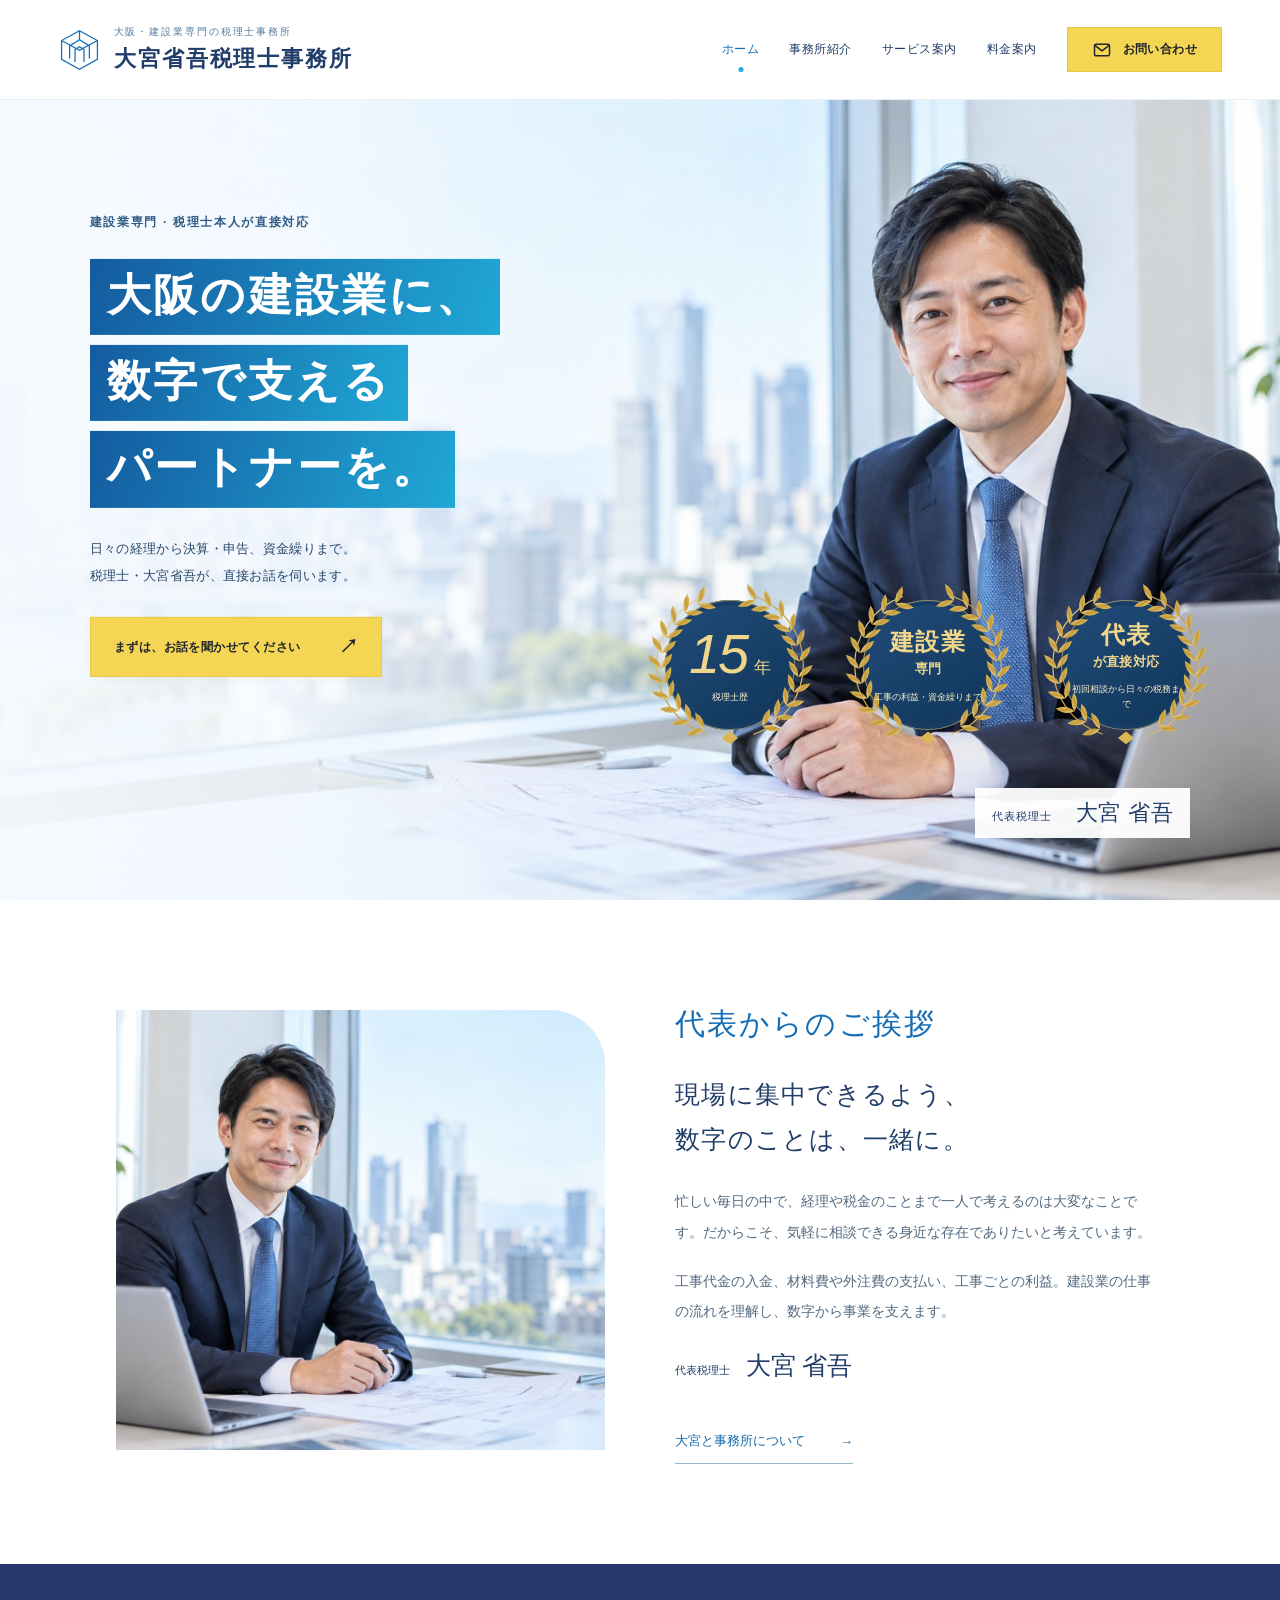
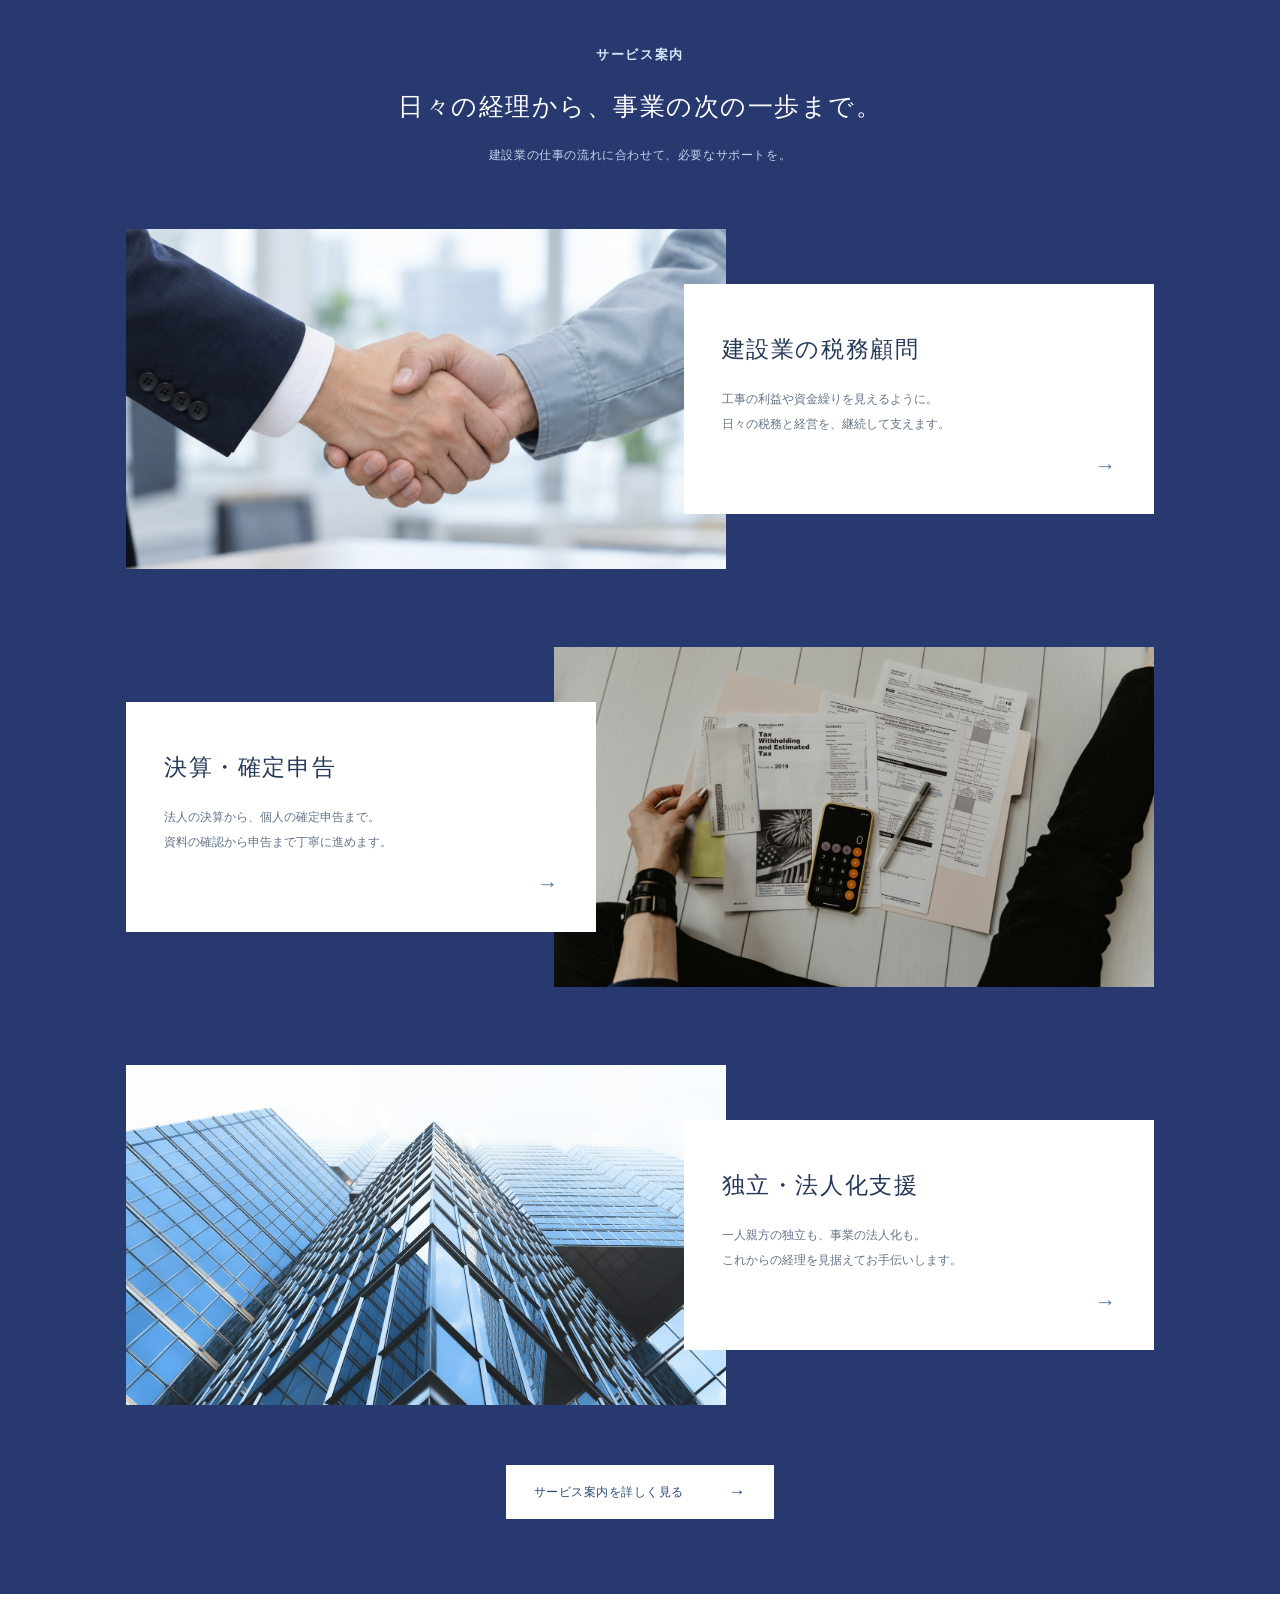
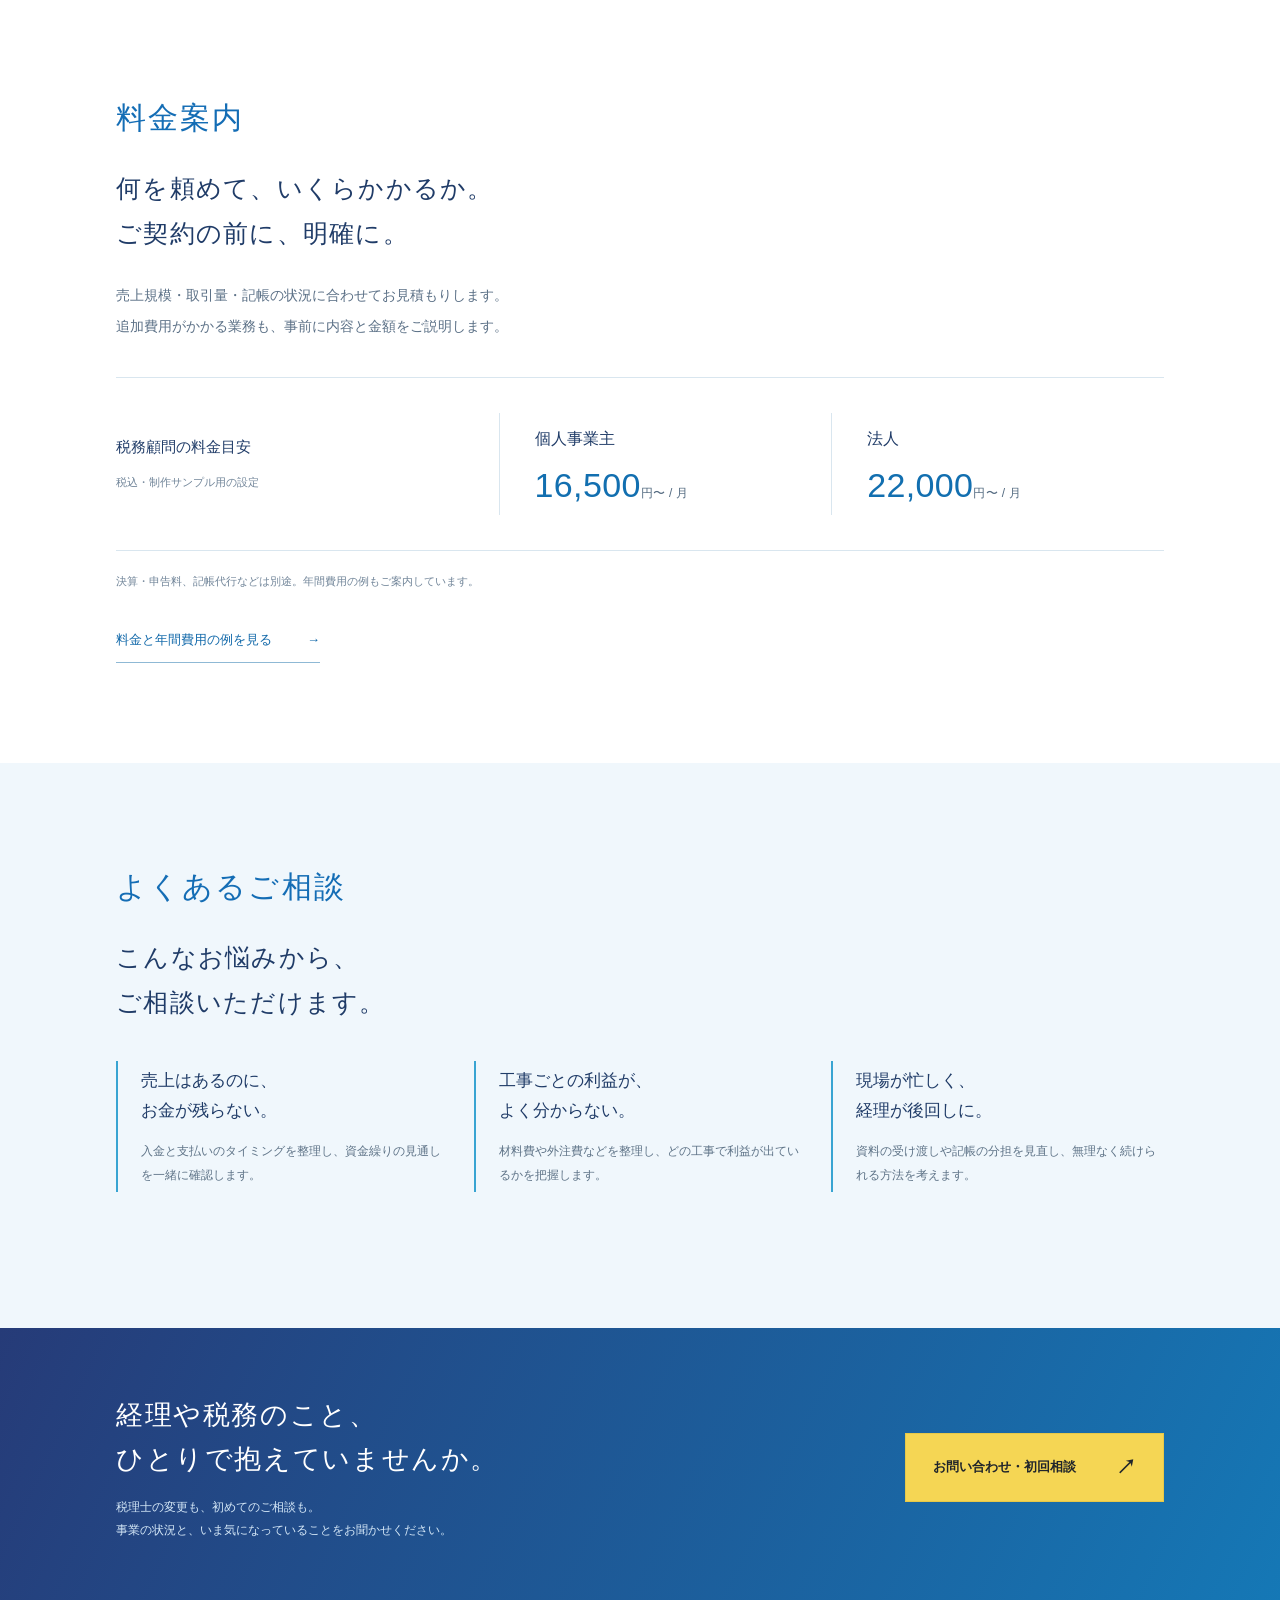
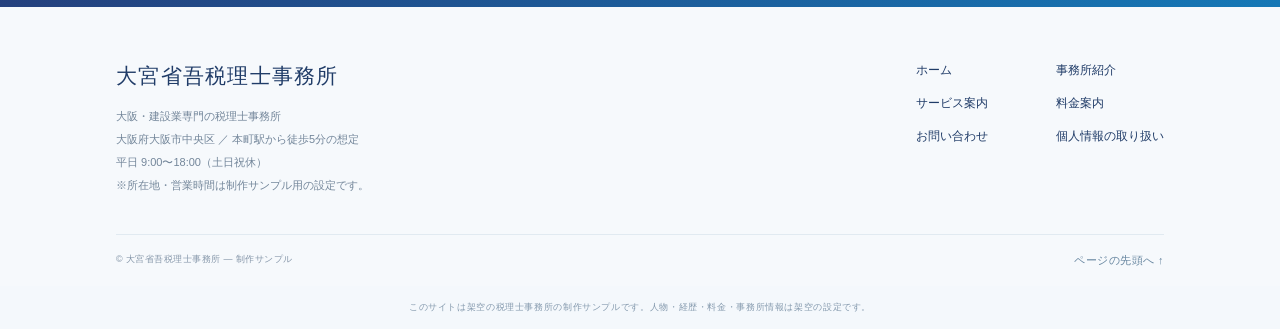
<file: index.html>
<!DOCTYPE html><html lang="ja"><head><meta charset="utf-8"><meta name="viewport" content="width=device-width,initial-scale=1"><title>大阪・建設業専門｜大宮省吾税理士事務所</title><meta name="description" content="大阪・建設業専門の大宮省吾税理士事務所。税務顧問、決算・申告、独立・法人化支援をご案内する架空の制作サンプルです。"><link rel="stylesheet" href="assets/site.css"><script src="assets/site.js" defer></script></head><body><header id="top"><a class="brand-link" href="index.html" aria-label="大宮省吾税理士事務所 ホーム"><div class="brand"><svg class="mark" viewBox="0 0 48 48" fill="none" aria-hidden="true"><path d="M24 3 44 14v21L24 46 4 35V14Z" stroke="currentColor" stroke-width="1.4"/><path d="M13 34V20l11-7 11 7v14M19 38V24l5-3 5 3v14M4 14l20 11 20-11M24 3v10" stroke="currentColor" stroke-width="1.4"/></svg><div><small>大阪・建設業専門の税理士事務所</small><strong>大宮省吾税理士事務所</strong></div></div></a><details class="mobile-nav"><summary aria-label="メニュー"></summary><div><a href="index.html">ホーム</a><a href="about.html">事務所紹介</a><a href="services.html">サービス案内</a><a href="fees.html">料金案内</a><a href="contact.html">お問い合わせ</a></div></details><nav class="nav" aria-label="メインナビゲーション"><a href="index.html" class="active" aria-current="page">ホーム</a><a href="about.html">事務所紹介</a><a href="services.html">サービス案内</a><a href="fees.html">料金案内</a><a class="contact" href="contact.html"><b aria-hidden="true"><svg viewBox="0 0 24 24" fill="none" stroke="currentColor" stroke-width="1.8" stroke-linejoin="round"><rect x="3" y="5" width="18" height="14" rx="2"/><path d="m3.5 6.5 8.5 6.5 8.5-6.5"/></svg></b>お問い合わせ</a></nav></header><main><section class="hero" aria-label="大阪の建設業を支える大宮省吾税理士事務所"><img class="hero-image" src="assets/hero.jpg" alt="明るいオフィスで微笑む代表税理士のイメージ"><div class="copy"><p class="intro">建設業専門 · 税理士本人が直接対応</p><h1><span>大阪の建設業に、</span><span><em>数字で支える</em></span><span>パートナーを。</span></h1><p class="description">日々の経理から決算・申告、資金繰りまで。<br>税理士・大宮省吾が、直接お話を伺います。</p><a id="hero-consultation" class="hero-cta" href="contact.html">まずは、お話を聞かせてください<span>↗</span></a></div><div class="portrait-caption"><span>代表税理士　<strong>大宮 省吾</strong></span></div><div class="scroll" aria-hidden="true">SCROLL</div><div class="reason-band" aria-label="事務所の3つの特徴"><div class="reason-points"><div class="reason-point"><p class="reason-feature"><span class="reason-years">15</span><span class="reason-unit">年</span></p><p class="reason-detail">税理士歴</p></div><div class="reason-point"><p class="reason-feature reason-word">建設業<span>専門</span></p><p class="reason-detail">工事の利益・資金繰りまで</p></div><div class="reason-point"><p class="reason-feature reason-word">代表<span>が直接対応</span></p><p class="reason-detail">初回相談から日々の税務まで</p></div></div></div></section>

<section class="section"><div class="wrap split"><div><img class="portrait" src="assets/hero.jpg" alt="代表税理士・大宮省吾のイメージ" loading="lazy"></div><div><h2 class="section-tag prominent-section-title">代表からのご挨拶</h2><h3 class="section-subtitle">現場に集中できるよう、<br>数字のことは、一緒に。</h3><div class="body-copy"><p>忙しい毎日の中で、経理や税金のことまで一人で考えるのは大変なことです。だからこそ、気軽に相談できる身近な存在でありたいと考えています。</p><p>工事代金の入金、材料費や外注費の支払い、工事ごとの利益。建設業の仕事の流れを理解し、数字から事業を支えます。</p></div><p class="name"><small>代表税理士</small>大宮 省吾</p><a class="text-link" href="about.html">大宮と事務所について <span>→</span></a></div></div></section>
<section class="section photo-services" id="services"><div class="wrap"><div class="photo-services-heading"><span class="section-tag">サービス案内</span><h2>日々の経理から、事業の次の一歩まで。</h2><p>建設業の仕事の流れに合わせて、必要なサポートを。</p></div><div class="photo-service-list"><a class="photo-service" href="services.html#tax"><img src="assets/service-tax-handshake.jpg" width="1536" height="1024" alt="スーツ姿の税理士と作業着姿の建設業者が握手する手元のイメージ" loading="lazy"><div class="photo-service-copy"><h3>建設業の税務顧問</h3><p>工事の利益や資金繰りを見えるように。<br>日々の税務と経営を、継続して支えます。</p><span class="photo-service-arrow" aria-hidden="true">→</span></div></a><a class="photo-service" href="services.html#closing"><img src="assets/service-closing.jpg" width="1600" height="918" alt="書類と電卓を使い会計内容を確認する手元" loading="lazy"><div class="photo-service-copy"><h3>決算・確定申告</h3><p>法人の決算から、個人の確定申告まで。<br>資料の確認から申告まで丁寧に進めます。</p><span class="photo-service-arrow" aria-hidden="true">→</span></div></a><a class="photo-service" href="services.html#startup"><img src="assets/service-startup.jpg" width="1600" height="1201" alt="空に向かって伸びるガラス張りのビル" loading="lazy"><div class="photo-service-copy"><h3>独立・法人化支援</h3><p>一人親方の独立も、事業の法人化も。<br>これからの経理を見据えてお手伝いします。</p><span class="photo-service-arrow" aria-hidden="true">→</span></div></a></div><div class="photo-services-bottom"><a href="services.html" class="photo-services-all">サービス案内を詳しく見る<span aria-hidden="true">→</span></a></div></div></section>
<section class="section"><div class="wrap"><h2 class="section-tag prominent-section-title">料金案内</h2><h3 class="section-subtitle">何を頼めて、いくらかかるか。<br>ご契約の前に、明確に。</h3><p class="lead">売上規模・取引量・記帳の状況に合わせてお見積もりします。<br>追加費用がかかる業務も、事前に内容と金額をご説明します。</p><div class="price-preview"><div><h3>税務顧問の料金目安</h3><p class="note">税込・制作サンプル用の設定</p></div><div><p>個人事業主</p><p class="big-price">16,500<small>円〜 / 月</small></p></div><div><p>法人</p><p class="big-price">22,000<small>円〜 / 月</small></p></div></div><p class="note">決算・申告料、記帳代行などは別途。年間費用の例もご案内しています。</p><a class="text-link" href="fees.html">料金と年間費用の例を見る <span>→</span></a></div></section>
<section class="section pale"><div class="wrap"><h2 class="section-tag prominent-section-title">よくあるご相談</h2><h3 class="section-subtitle">こんなお悩みから、<br>ご相談いただけます。</h3><div class="concerns"><article class="concern"><h3>売上はあるのに、<br>お金が残らない。</h3><p>入金と支払いのタイミングを整理し、資金繰りの見通しを一緒に確認します。</p></article><article class="concern"><h3>工事ごとの利益が、<br>よく分からない。</h3><p>材料費や外注費などを整理し、どの工事で利益が出ているかを把握します。</p></article><article class="concern"><h3>現場が忙しく、<br>経理が後回しに。</h3><p>資料の受け渡しや記帳の分担を見直し、無理なく続けられる方法を考えます。</p></article></div></div></section></main><section class="contact-band"><div class="wrap"><div><h2>経理や税務のこと、<br>ひとりで抱えていませんか。</h2><p>税理士の変更も、初めてのご相談も。<br>事業の状況と、いま気になっていることをお聞かせください。</p></div><a href="contact.html" class="cta-solid">お問い合わせ・初回相談<span aria-hidden="true">↗</span></a></div></section><footer><div class="wrap"><div class="footer-top"><div><p class="footer-name">大宮省吾税理士事務所</p><div class="footer-info">大阪・建設業専門の税理士事務所<br>大阪府大阪市中央区 ／ 本町駅から徒歩5分の想定<br>平日 9:00〜18:00（土日祝休）<br>※所在地・営業時間は制作サンプル用の設定です。</div></div><nav class="footer-nav" aria-label="フッターナビゲーション"><a href="index.html">ホーム</a><a href="about.html">事務所紹介</a><a href="services.html">サービス案内</a><a href="fees.html">料金案内</a><a href="contact.html">お問い合わせ</a><a href="contact.html#privacy">個人情報の取り扱い</a></nav></div><div class="copyright"><span>© 大宮省吾税理士事務所 — 制作サンプル</span><a class="top-link" href="#top">ページの先頭へ ↑</a></div></div></footer><p class="sample">このサイトは架空の税理士事務所の制作サンプルです。人物・経歴・料金・事務所情報は架空の設定です。</p></body></html>
</file>
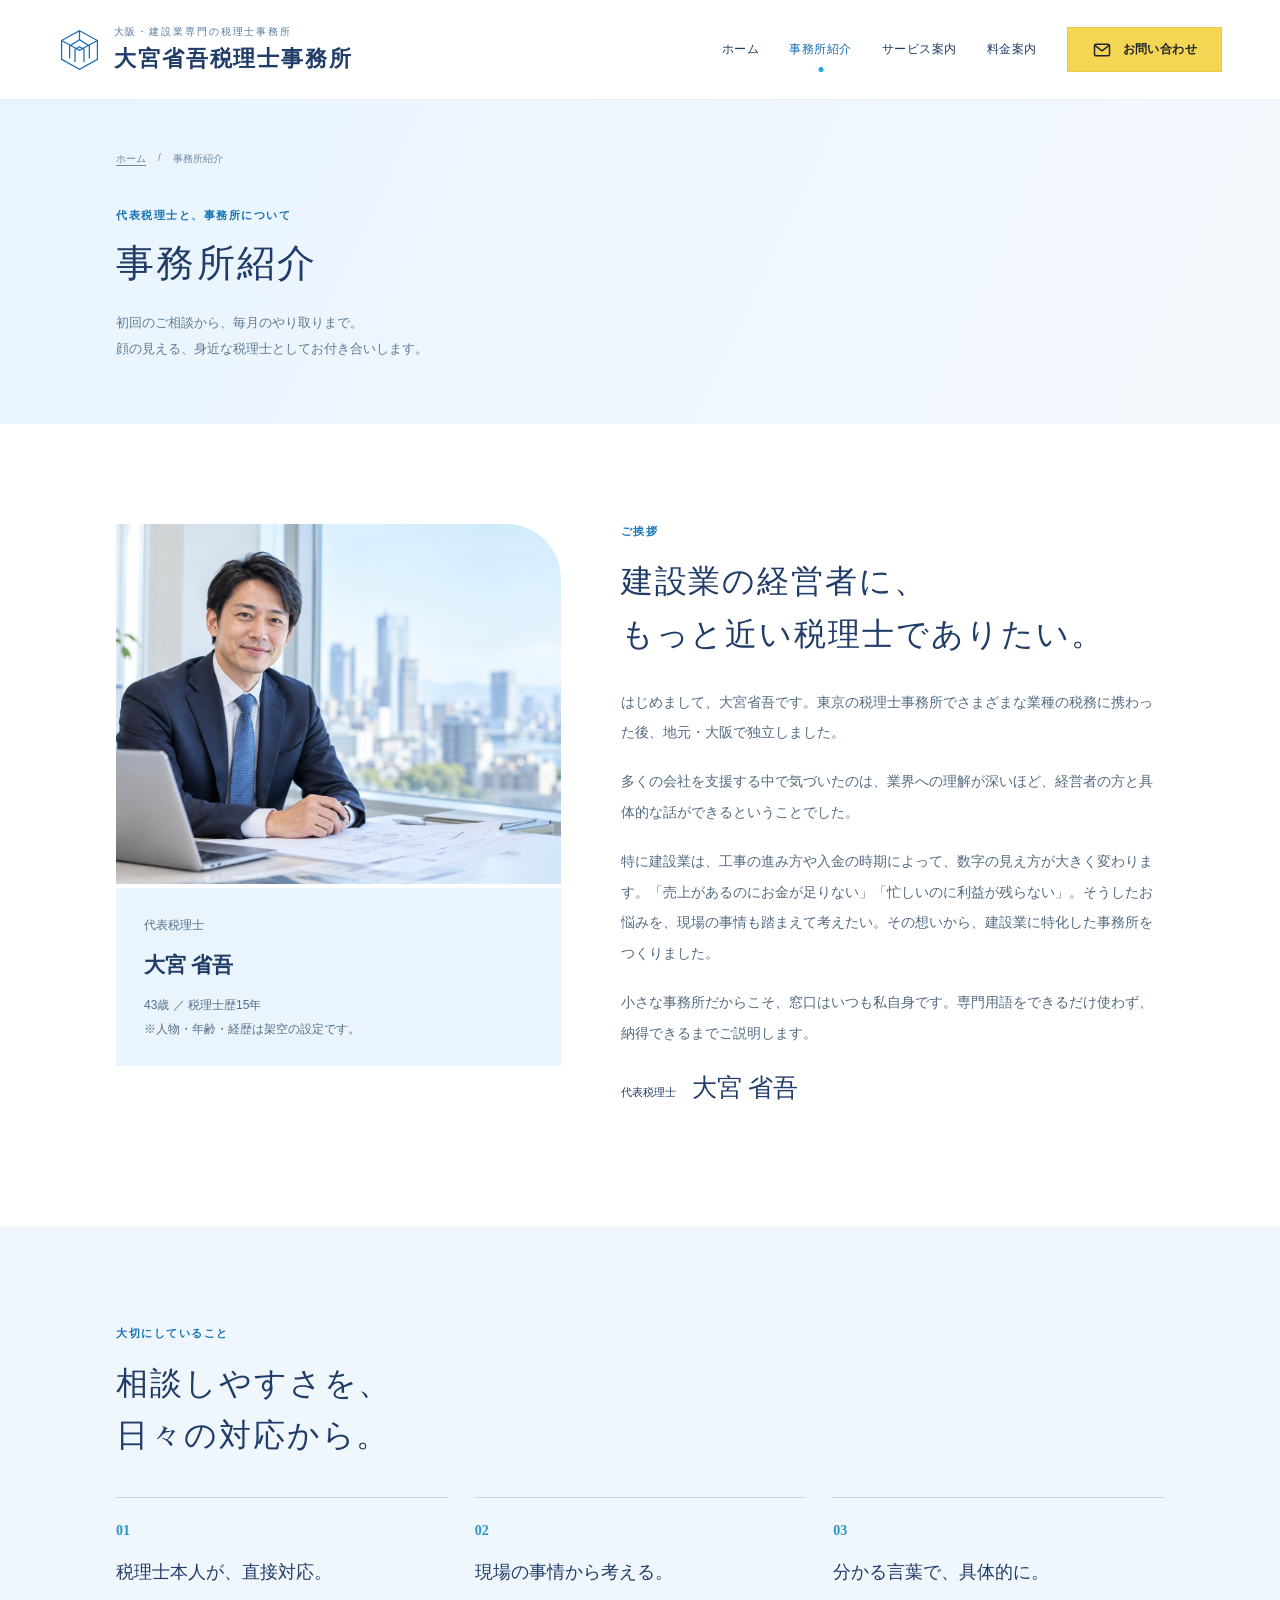
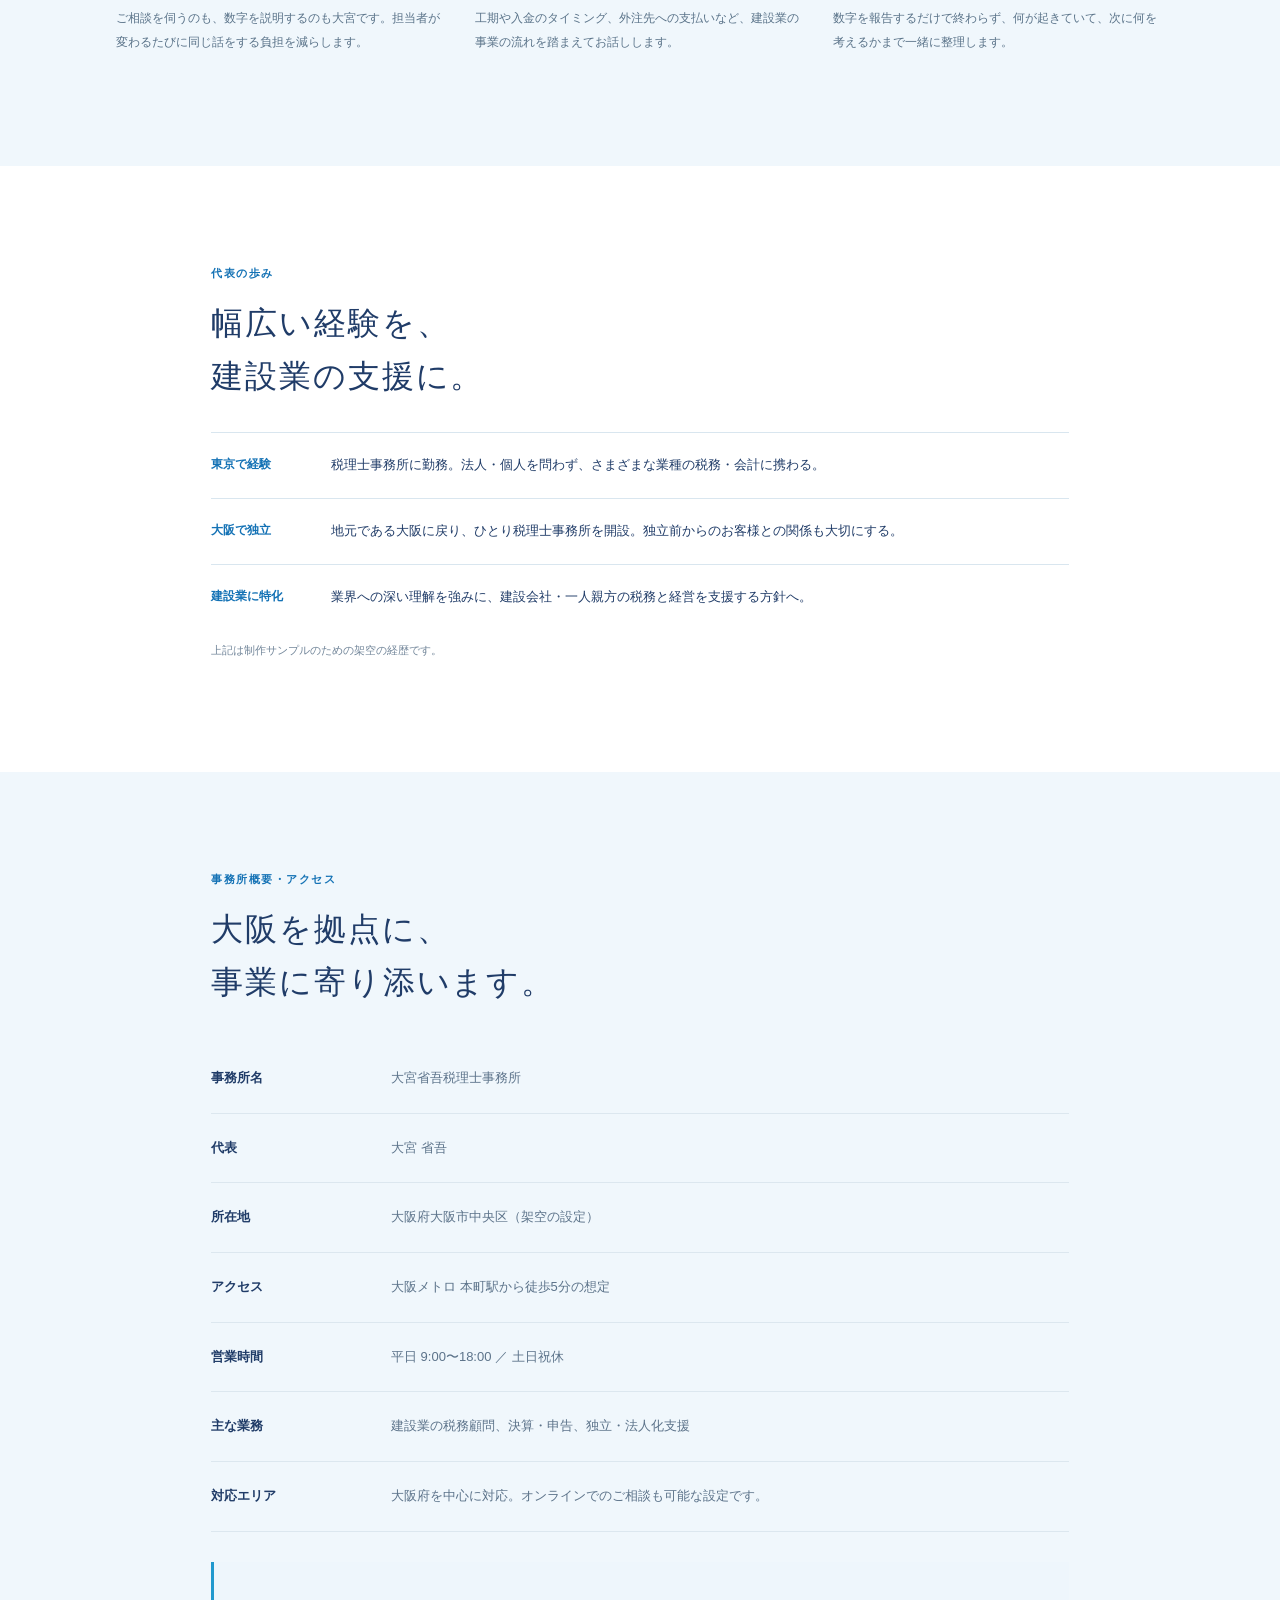
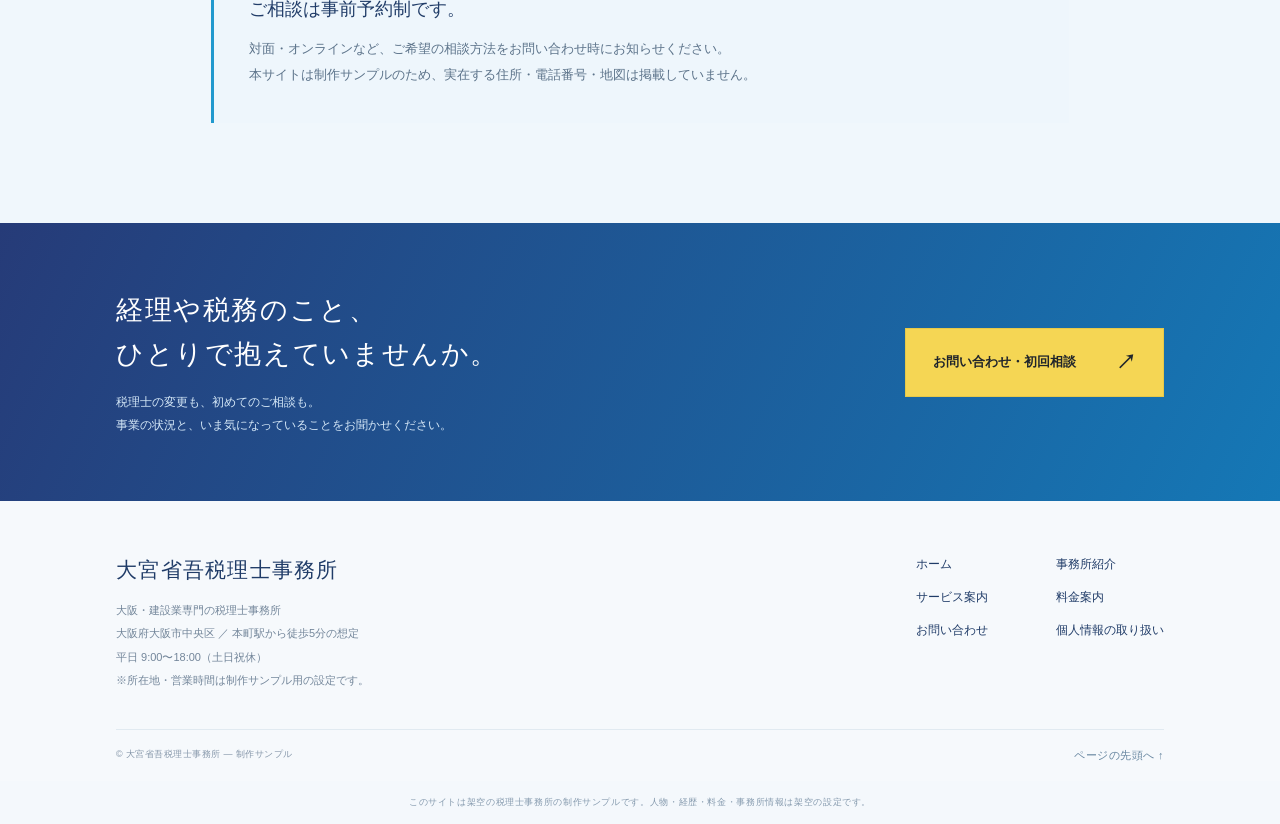
<file: about.html>
<!DOCTYPE html><html lang="ja"><head><meta charset="utf-8"><meta name="viewport" content="width=device-width,initial-scale=1"><title>事務所紹介｜大宮省吾税理士事務所</title><meta name="description" content="大阪・建設業専門の大宮省吾税理士事務所。税務顧問、決算・申告、独立・法人化支援をご案内する架空の制作サンプルです。"><link rel="stylesheet" href="assets/site.css"><script src="assets/site.js" defer></script></head><body><header id="top"><a class="brand-link" href="index.html" aria-label="大宮省吾税理士事務所 ホーム"><div class="brand"><svg class="mark" viewBox="0 0 48 48" fill="none" aria-hidden="true"><path d="M24 3 44 14v21L24 46 4 35V14Z" stroke="currentColor" stroke-width="1.4"/><path d="M13 34V20l11-7 11 7v14M19 38V24l5-3 5 3v14M4 14l20 11 20-11M24 3v10" stroke="currentColor" stroke-width="1.4"/></svg><div><small>大阪・建設業専門の税理士事務所</small><strong>大宮省吾税理士事務所</strong></div></div></a><details class="mobile-nav"><summary aria-label="メニュー"></summary><div><a href="index.html">ホーム</a><a href="about.html">事務所紹介</a><a href="services.html">サービス案内</a><a href="fees.html">料金案内</a><a href="contact.html">お問い合わせ</a></div></details><nav class="nav" aria-label="メインナビゲーション"><a href="index.html">ホーム</a><a href="about.html" class="active" aria-current="page">事務所紹介</a><a href="services.html">サービス案内</a><a href="fees.html">料金案内</a><a class="contact" href="contact.html"><b aria-hidden="true"><svg viewBox="0 0 24 24" fill="none" stroke="currentColor" stroke-width="1.8" stroke-linejoin="round"><rect x="3" y="5" width="18" height="14" rx="2"/><path d="m3.5 6.5 8.5 6.5 8.5-6.5"/></svg></b>お問い合わせ</a></nav></header><main><section class="page-intro"><div class="wrap"><div class="breadcrumb"><a href="index.html">ホーム</a><span>/</span><span>事務所紹介</span></div><span class="section-tag">代表税理士と、事務所について</span><h1>事務所紹介</h1><p>初回のご相談から、毎月のやり取りまで。<br>顔の見える、身近な税理士としてお付き合いします。</p></div></section>
<section class="section"><div class="wrap profile-layout"><div><img class="portrait" src="assets/hero.jpg" alt="代表税理士・大宮省吾のイメージ"><div class="profile-aside">代表税理士<strong>大宮 省吾</strong>43歳 ／ 税理士歴15年<br>※人物・年齢・経歴は架空の設定です。</div></div><div><span class="section-tag">ご挨拶</span><h2>建設業の経営者に、<br>もっと近い税理士でありたい。</h2><div class="body-copy"><p>はじめまして、大宮省吾です。東京の税理士事務所でさまざまな業種の税務に携わった後、地元・大阪で独立しました。</p><p>多くの会社を支援する中で気づいたのは、業界への理解が深いほど、経営者の方と具体的な話ができるということでした。</p><p>特に建設業は、工事の進み方や入金の時期によって、数字の見え方が大きく変わります。「売上があるのにお金が足りない」「忙しいのに利益が残らない」。そうしたお悩みを、現場の事情も踏まえて考えたい。その想いから、建設業に特化した事務所をつくりました。</p><p>小さな事務所だからこそ、窓口はいつも私自身です。専門用語をできるだけ使わず、納得できるまでご説明します。</p></div><p class="name"><small>代表税理士</small>大宮 省吾</p></div></div></section>
<section class="section pale"><div class="wrap"><span class="section-tag">大切にしていること</span><h2>相談しやすさを、<br>日々の対応から。</h2><div class="values"><article class="value"><b>01</b><h3>税理士本人が、直接対応。</h3><p>ご相談を伺うのも、数字を説明するのも大宮です。担当者が変わるたびに同じ話をする負担を減らします。</p></article><article class="value"><b>02</b><h3>現場の事情から考える。</h3><p>工期や入金のタイミング、外注先への支払いなど、建設業の事業の流れを踏まえてお話しします。</p></article><article class="value"><b>03</b><h3>分かる言葉で、具体的に。</h3><p>数字を報告するだけで終わらず、何が起きていて、次に何を考えるかまで一緒に整理します。</p></article></div></div></section>
<section class="section"><div class="wrap narrow"><span class="section-tag">代表の歩み</span><h2>幅広い経験を、<br>建設業の支援に。</h2><ul class="career"><li><strong>東京で経験</strong><span>税理士事務所に勤務。法人・個人を問わず、さまざまな業種の税務・会計に携わる。</span></li><li><strong>大阪で独立</strong><span>地元である大阪に戻り、ひとり税理士事務所を開設。独立前からのお客様との関係も大切にする。</span></li><li><strong>建設業に特化</strong><span>業界への深い理解を強みに、建設会社・一人親方の税務と経営を支援する方針へ。</span></li></ul><p class="note">上記は制作サンプルのための架空の経歴です。</p></div></section>
<section class="section pale"><div class="wrap narrow"><span class="section-tag">事務所概要・アクセス</span><h2>大阪を拠点に、<br>事業に寄り添います。</h2><dl class="info-list"><div><dt>事務所名</dt><dd>大宮省吾税理士事務所</dd></div><div><dt>代表</dt><dd>大宮 省吾</dd></div><div><dt>所在地</dt><dd>大阪府大阪市中央区（架空の設定）</dd></div><div><dt>アクセス</dt><dd>大阪メトロ 本町駅から徒歩5分の想定</dd></div><div><dt>営業時間</dt><dd>平日 9:00〜18:00 ／ 土日祝休</dd></div><div><dt>主な業務</dt><dd>建設業の税務顧問、決算・申告、独立・法人化支援</dd></div><div><dt>対応エリア</dt><dd>大阪府を中心に対応。オンラインでのご相談も可能な設定です。</dd></div></dl><div class="access-box"><h3>ご相談は事前予約制です。</h3><p>対面・オンラインなど、ご希望の相談方法をお問い合わせ時にお知らせください。<br>本サイトは制作サンプルのため、実在する住所・電話番号・地図は掲載していません。</p></div></div></section></main><section class="contact-band"><div class="wrap"><div><h2>経理や税務のこと、<br>ひとりで抱えていませんか。</h2><p>税理士の変更も、初めてのご相談も。<br>事業の状況と、いま気になっていることをお聞かせください。</p></div><a href="contact.html" class="cta-solid">お問い合わせ・初回相談<span aria-hidden="true">↗</span></a></div></section><footer><div class="wrap"><div class="footer-top"><div><p class="footer-name">大宮省吾税理士事務所</p><div class="footer-info">大阪・建設業専門の税理士事務所<br>大阪府大阪市中央区 ／ 本町駅から徒歩5分の想定<br>平日 9:00〜18:00（土日祝休）<br>※所在地・営業時間は制作サンプル用の設定です。</div></div><nav class="footer-nav" aria-label="フッターナビゲーション"><a href="index.html">ホーム</a><a href="about.html">事務所紹介</a><a href="services.html">サービス案内</a><a href="fees.html">料金案内</a><a href="contact.html">お問い合わせ</a><a href="contact.html#privacy">個人情報の取り扱い</a></nav></div><div class="copyright"><span>© 大宮省吾税理士事務所 — 制作サンプル</span><a class="top-link" href="#top">ページの先頭へ ↑</a></div></div></footer><p class="sample">このサイトは架空の税理士事務所の制作サンプルです。人物・経歴・料金・事務所情報は架空の設定です。</p></body></html>
</file>
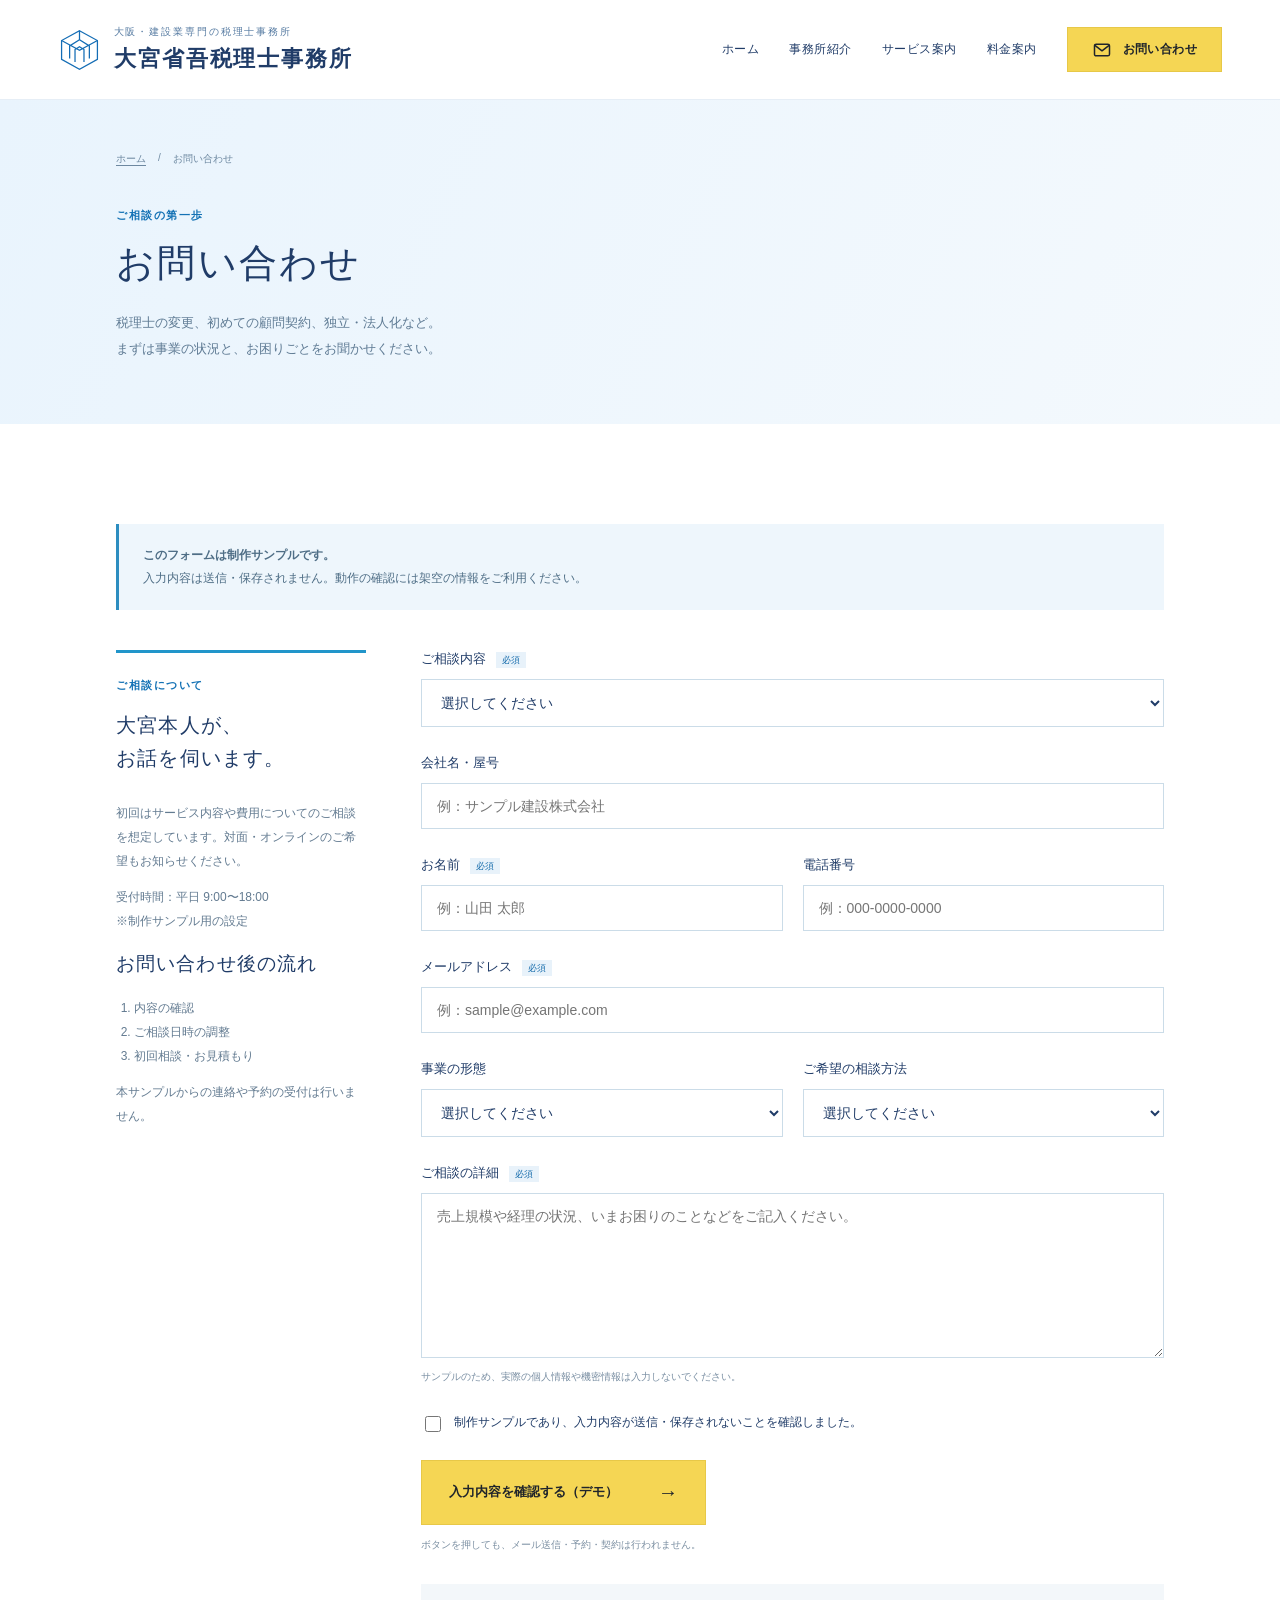
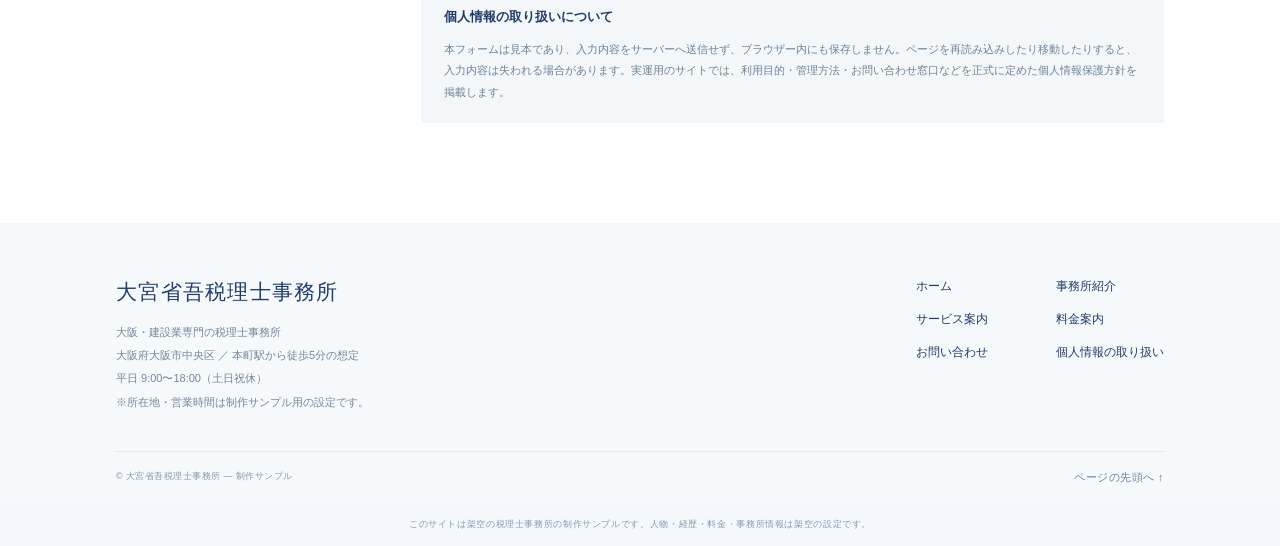
<file: contact.html>
<!DOCTYPE html><html lang="ja"><head><meta charset="utf-8"><meta name="viewport" content="width=device-width,initial-scale=1"><title>お問い合わせ｜大宮省吾税理士事務所</title><meta name="description" content="大阪・建設業専門の大宮省吾税理士事務所。税務顧問、決算・申告、独立・法人化支援をご案内する架空の制作サンプルです。"><link rel="stylesheet" href="assets/site.css"><script src="assets/site.js" defer></script></head><body><header id="top"><a class="brand-link" href="index.html" aria-label="大宮省吾税理士事務所 ホーム"><div class="brand"><svg class="mark" viewBox="0 0 48 48" fill="none" aria-hidden="true"><path d="M24 3 44 14v21L24 46 4 35V14Z" stroke="currentColor" stroke-width="1.4"/><path d="M13 34V20l11-7 11 7v14M19 38V24l5-3 5 3v14M4 14l20 11 20-11M24 3v10" stroke="currentColor" stroke-width="1.4"/></svg><div><small>大阪・建設業専門の税理士事務所</small><strong>大宮省吾税理士事務所</strong></div></div></a><details class="mobile-nav"><summary aria-label="メニュー"></summary><div><a href="index.html">ホーム</a><a href="about.html">事務所紹介</a><a href="services.html">サービス案内</a><a href="fees.html">料金案内</a><a href="contact.html">お問い合わせ</a></div></details><nav class="nav" aria-label="メインナビゲーション"><a href="index.html">ホーム</a><a href="about.html">事務所紹介</a><a href="services.html">サービス案内</a><a href="fees.html">料金案内</a><a class="contact" href="contact.html"><b aria-hidden="true"><svg viewBox="0 0 24 24" fill="none" stroke="currentColor" stroke-width="1.8" stroke-linejoin="round"><rect x="3" y="5" width="18" height="14" rx="2"/><path d="m3.5 6.5 8.5 6.5 8.5-6.5"/></svg></b>お問い合わせ</a></nav></header><main><section class="page-intro"><div class="wrap"><div class="breadcrumb"><a href="index.html">ホーム</a><span>/</span><span>お問い合わせ</span></div><span class="section-tag">ご相談の第一歩</span><h1>お問い合わせ</h1><p>税理士の変更、初めての顧問契約、独立・法人化など。<br>まずは事業の状況と、お困りごとをお聞かせください。</p></div></section>
<section class="section"><div class="wrap"><div class="demo-banner"><strong>このフォームは制作サンプルです。</strong><br>入力内容は送信・保存されません。動作の確認には架空の情報をご利用ください。</div><div class="contact-layout"><aside class="contact-aside"><span class="section-tag">ご相談について</span><h2>大宮本人が、<br>お話を伺います。</h2><p>初回はサービス内容や費用についてのご相談を想定しています。対面・オンラインのご希望もお知らせください。</p><p>受付時間：平日 9:00〜18:00<br>※制作サンプル用の設定</p><h3 class="subhead">お問い合わせ後の流れ</h3><ol><li>内容の確認</li><li>ご相談日時の調整</li><li>初回相談・お見積もり</li></ol><p>本サンプルからの連絡や予約の受付は行いません。</p></aside><div><div id="form-status" class="form-status" role="status" tabindex="-1" hidden><h3>入力内容の確認ができました。</h3><p>これはデモ表示です。お問い合わせは送信されていません。<br>入力内容の保存や、事務所からのご連絡もありません。</p></div><form id="demo-form"><div class="field"><label for="kind">ご相談内容<span class="required">必須</span></label><select id="kind" name="kind" required><option value="">選択してください</option><option>税務顧問を検討したい</option><option>現在の税理士から変更したい</option><option>決算・確定申告を依頼したい</option><option>独立・法人化を相談したい</option><option>その他のご相談</option></select></div><div class="field"><label for="company">会社名・屋号</label><input id="company" name="company" placeholder="例：サンプル建設株式会社" maxlength="100" autocomplete="off"></div><div class="field-row"><div class="field"><label for="name">お名前<span class="required">必須</span></label><input id="name" name="name" required placeholder="例：山田 太郎" maxlength="80" autocomplete="off"></div><div class="field"><label for="phone">電話番号</label><input type="tel" id="phone" name="phone" placeholder="例：000-0000-0000" maxlength="30" autocomplete="off"></div></div><div class="field"><label for="email">メールアドレス<span class="required">必須</span></label><input type="email" id="email" name="email" required placeholder="例：sample@example.com" maxlength="150" autocomplete="off"></div><div class="field-row"><div class="field"><label for="business">事業の形態</label><select id="business" name="business"><option value="">選択してください</option><option>法人</option><option>個人事業主・一人親方</option><option>開業・設立予定</option></select></div><div class="field"><label for="meeting">ご希望の相談方法</label><select id="meeting" name="meeting"><option value="">選択してください</option><option>対面での相談</option><option>オンライン相談</option><option>相談して決めたい</option></select></div></div><div class="field"><label for="message">ご相談の詳細<span class="required">必須</span></label><textarea id="message" name="message" required maxlength="3000" placeholder="売上規模や経理の状況、いまお困りのことなどをご記入ください。"></textarea><small>サンプルのため、実際の個人情報や機密情報は入力しないでください。</small></div><label class="consent"><input type="checkbox" required><span>制作サンプルであり、入力内容が送信・保存されないことを確認しました。</span></label><button class="cta-solid" type="submit">入力内容を確認する（デモ）<span aria-hidden="true">→</span></button><p class="submit-note">ボタンを押しても、メール送信・予約・契約は行われません。</p></form><section class="privacy" id="privacy"><h3>個人情報の取り扱いについて</h3><p>本フォームは見本であり、入力内容をサーバーへ送信せず、ブラウザー内にも保存しません。ページを再読み込みしたり移動したりすると、入力内容は失われる場合があります。実運用のサイトでは、利用目的・管理方法・お問い合わせ窓口などを正式に定めた個人情報保護方針を掲載します。</p></section></div></div></div></section></main><footer><div class="wrap"><div class="footer-top"><div><p class="footer-name">大宮省吾税理士事務所</p><div class="footer-info">大阪・建設業専門の税理士事務所<br>大阪府大阪市中央区 ／ 本町駅から徒歩5分の想定<br>平日 9:00〜18:00（土日祝休）<br>※所在地・営業時間は制作サンプル用の設定です。</div></div><nav class="footer-nav" aria-label="フッターナビゲーション"><a href="index.html">ホーム</a><a href="about.html">事務所紹介</a><a href="services.html">サービス案内</a><a href="fees.html">料金案内</a><a href="contact.html">お問い合わせ</a><a href="contact.html#privacy">個人情報の取り扱い</a></nav></div><div class="copyright"><span>© 大宮省吾税理士事務所 — 制作サンプル</span><a class="top-link" href="#top">ページの先頭へ ↑</a></div></div></footer><p class="sample">このサイトは架空の税理士事務所の制作サンプルです。人物・経歴・料金・事務所情報は架空の設定です。</p></body></html>
</file>
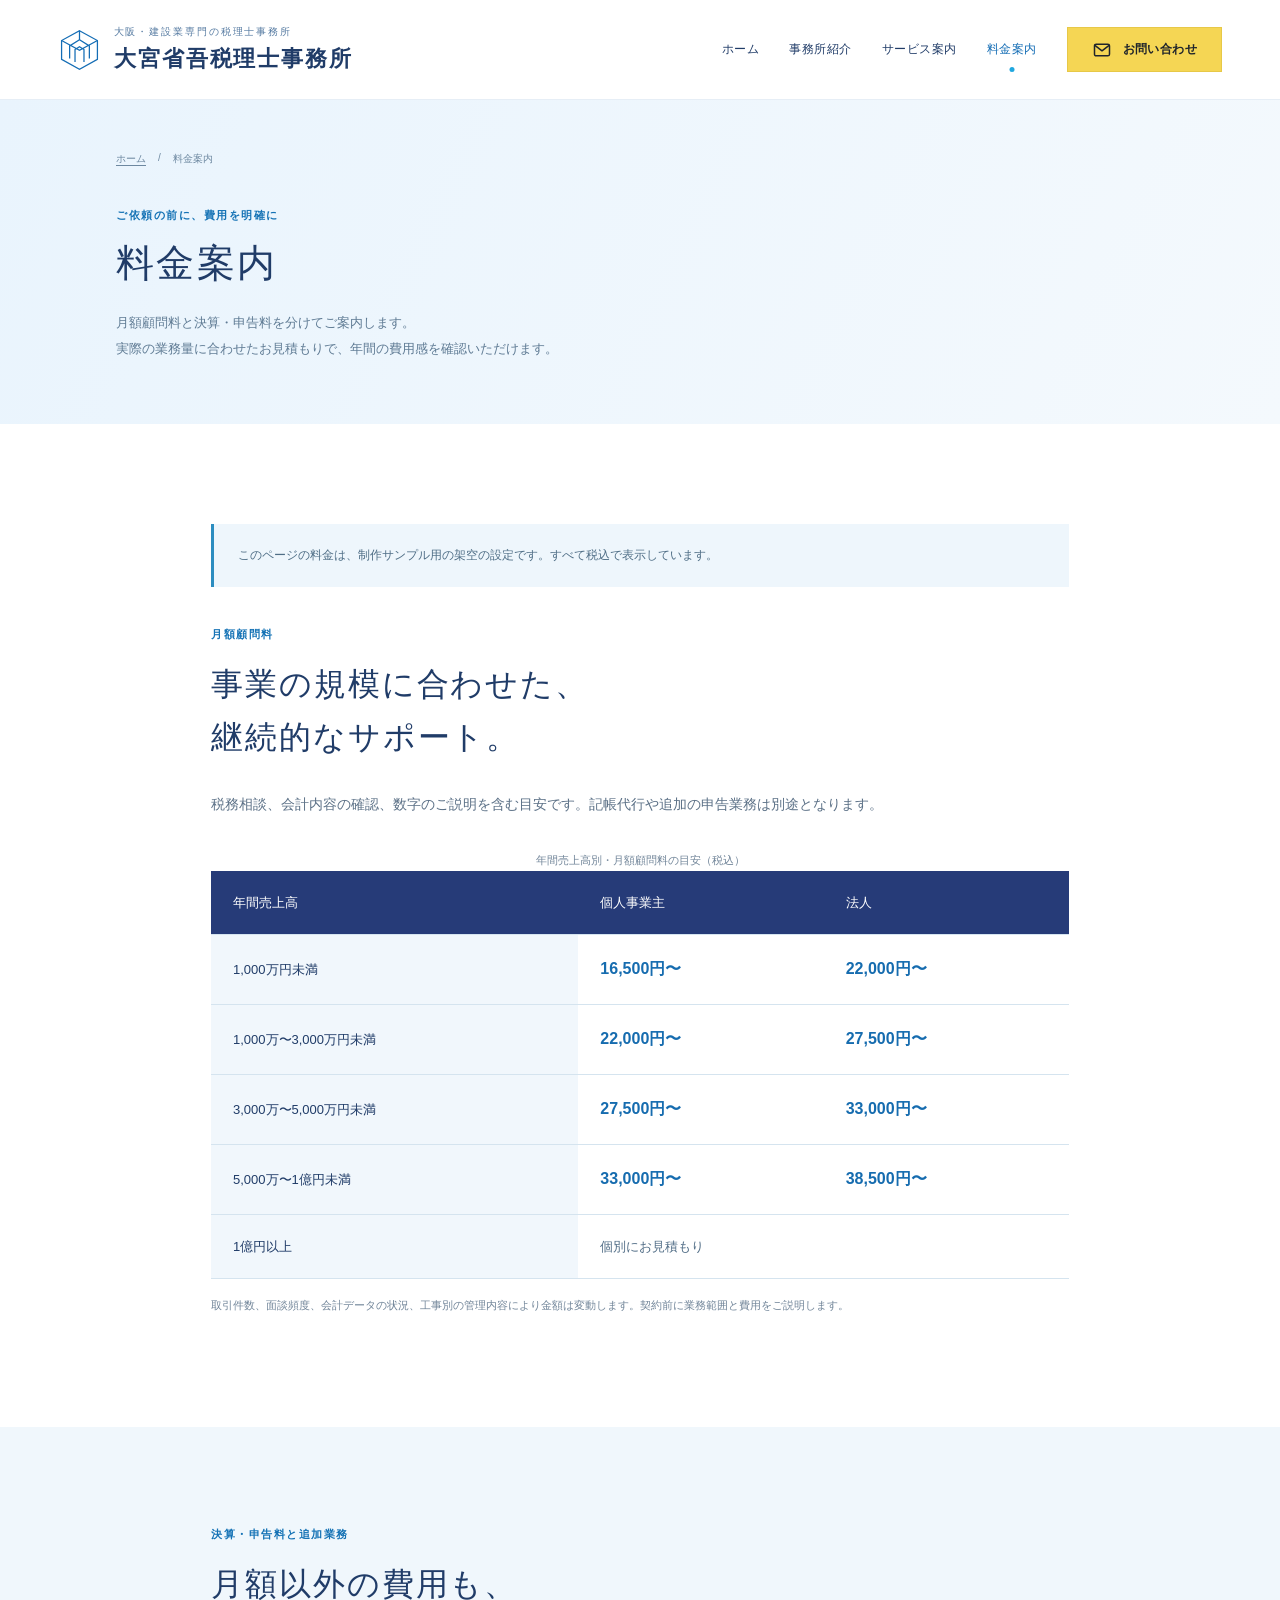
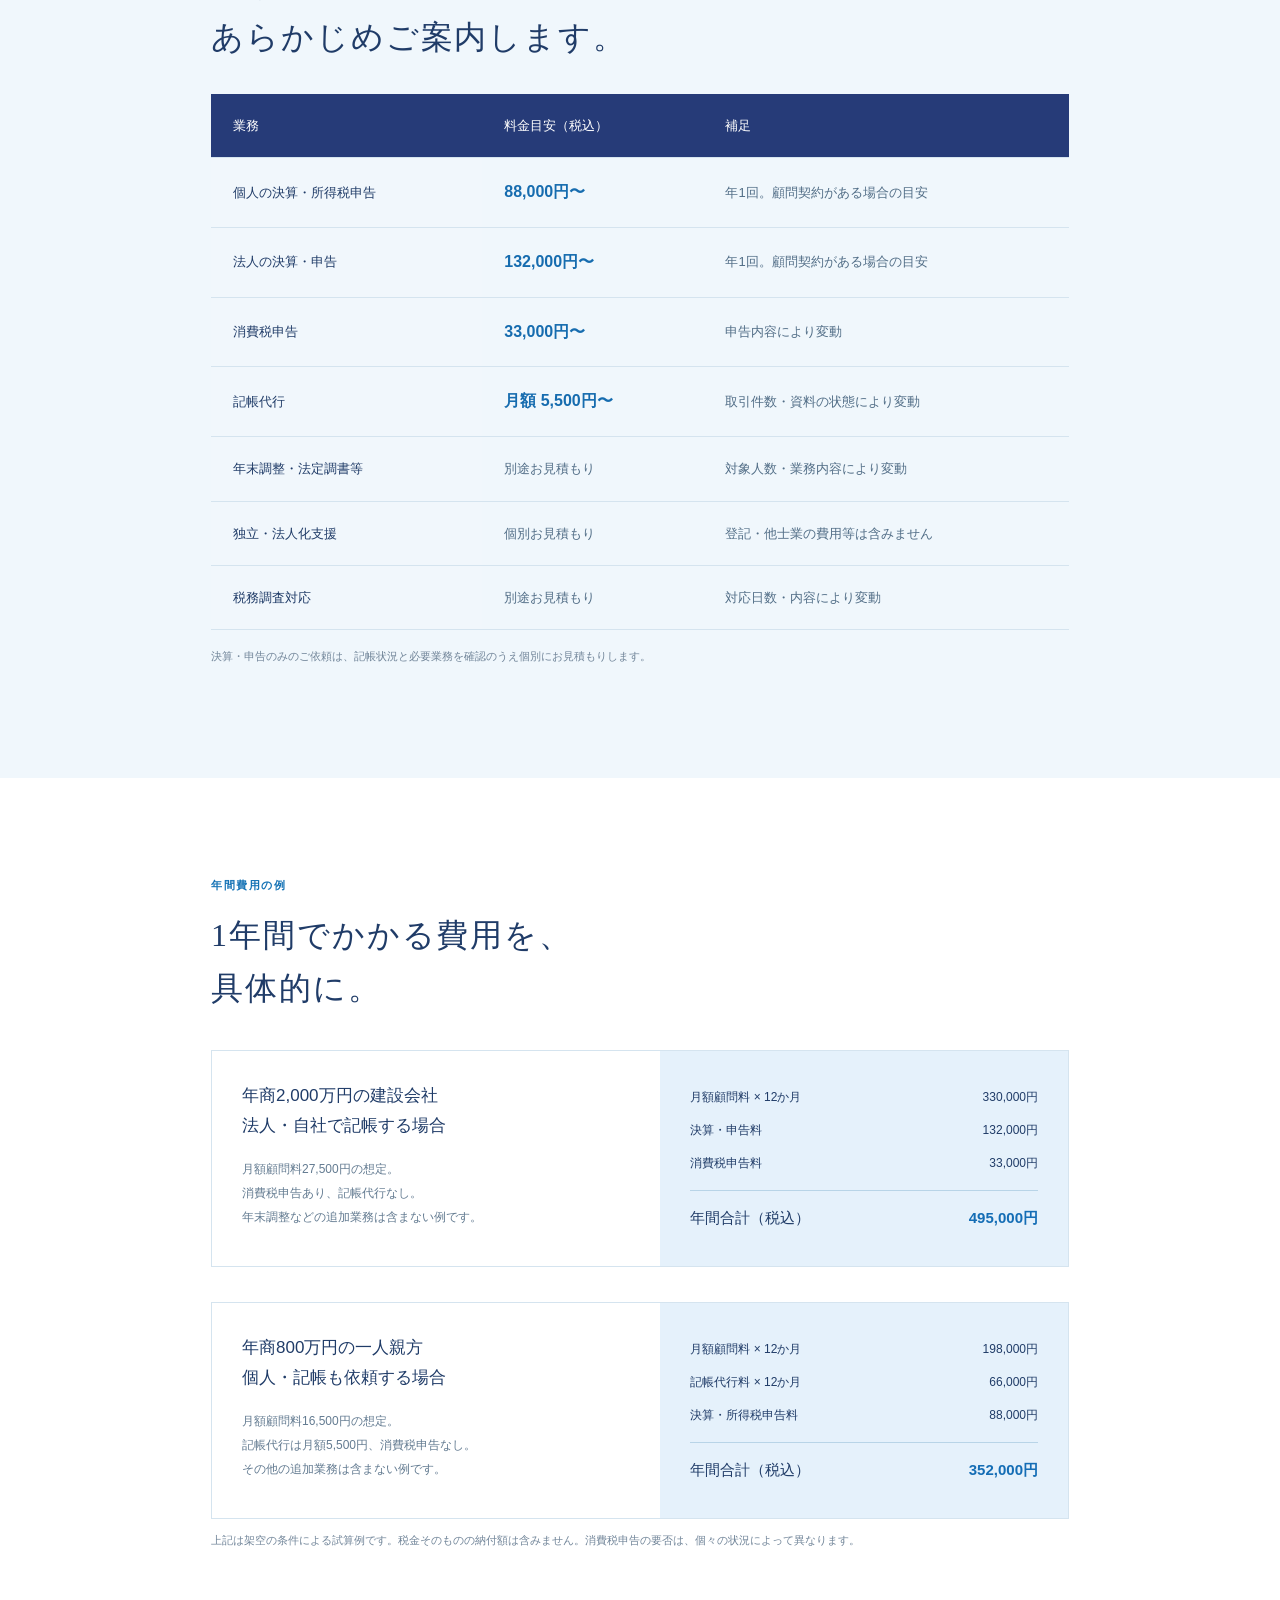
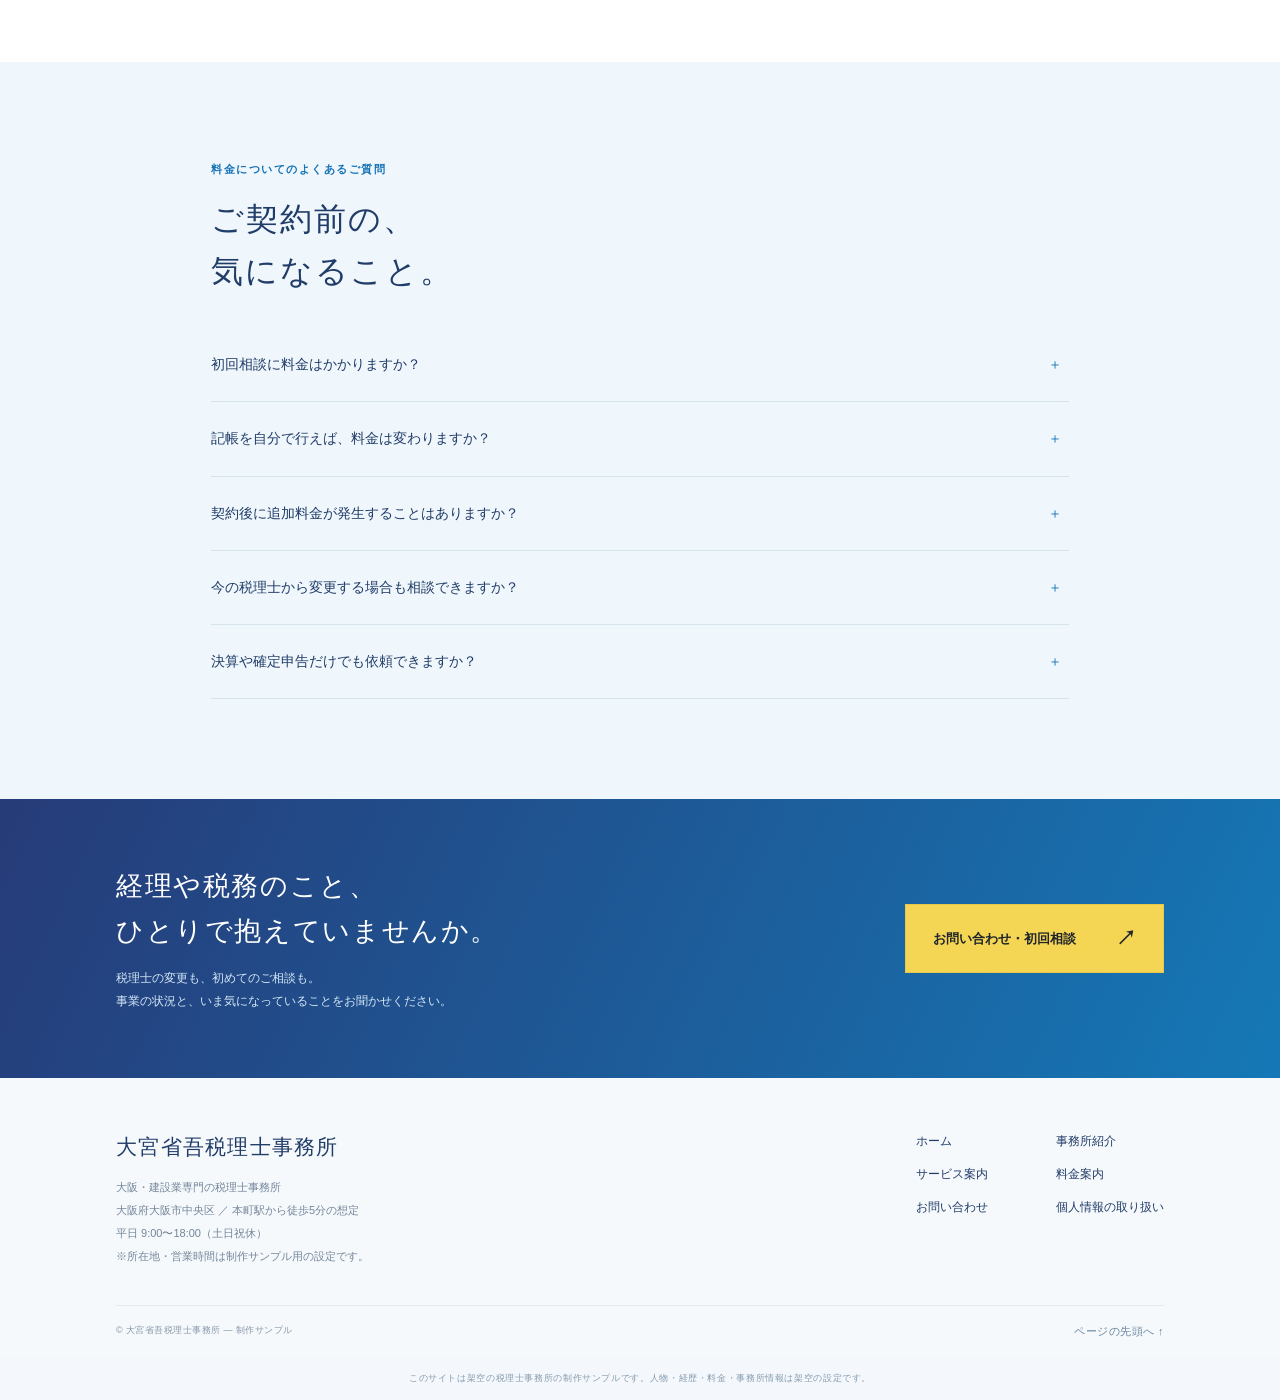
<file: fees.html>
<!DOCTYPE html><html lang="ja"><head><meta charset="utf-8"><meta name="viewport" content="width=device-width,initial-scale=1"><title>料金案内｜大宮省吾税理士事務所</title><meta name="description" content="大阪・建設業専門の大宮省吾税理士事務所。税務顧問、決算・申告、独立・法人化支援をご案内する架空の制作サンプルです。"><link rel="stylesheet" href="assets/site.css"><script src="assets/site.js" defer></script></head><body><header id="top"><a class="brand-link" href="index.html" aria-label="大宮省吾税理士事務所 ホーム"><div class="brand"><svg class="mark" viewBox="0 0 48 48" fill="none" aria-hidden="true"><path d="M24 3 44 14v21L24 46 4 35V14Z" stroke="currentColor" stroke-width="1.4"/><path d="M13 34V20l11-7 11 7v14M19 38V24l5-3 5 3v14M4 14l20 11 20-11M24 3v10" stroke="currentColor" stroke-width="1.4"/></svg><div><small>大阪・建設業専門の税理士事務所</small><strong>大宮省吾税理士事務所</strong></div></div></a><details class="mobile-nav"><summary aria-label="メニュー"></summary><div><a href="index.html">ホーム</a><a href="about.html">事務所紹介</a><a href="services.html">サービス案内</a><a href="fees.html">料金案内</a><a href="contact.html">お問い合わせ</a></div></details><nav class="nav" aria-label="メインナビゲーション"><a href="index.html">ホーム</a><a href="about.html">事務所紹介</a><a href="services.html">サービス案内</a><a href="fees.html" class="active" aria-current="page">料金案内</a><a class="contact" href="contact.html"><b aria-hidden="true"><svg viewBox="0 0 24 24" fill="none" stroke="currentColor" stroke-width="1.8" stroke-linejoin="round"><rect x="3" y="5" width="18" height="14" rx="2"/><path d="m3.5 6.5 8.5 6.5 8.5-6.5"/></svg></b>お問い合わせ</a></nav></header><main><section class="page-intro"><div class="wrap"><div class="breadcrumb"><a href="index.html">ホーム</a><span>/</span><span>料金案内</span></div><span class="section-tag">ご依頼の前に、費用を明確に</span><h1>料金案内</h1><p>月額顧問料と決算・申告料を分けてご案内します。<br>実際の業務量に合わせたお見積もりで、年間の費用感を確認いただけます。</p></div></section>
<section class="section" id="monthly"><div class="wrap narrow"><div class="demo-banner">このページの料金は、制作サンプル用の架空の設定です。すべて税込で表示しています。</div><span class="section-tag">月額顧問料</span><h2>事業の規模に合わせた、<br>継続的なサポート。</h2><p class="lead">税務相談、会計内容の確認、数字のご説明を含む目安です。記帳代行や追加の申告業務は別途となります。</p><div class="table-scroll"><table><caption class="note">年間売上高別・月額顧問料の目安（税込）</caption><thead><tr><th scope="col">年間売上高</th><th scope="col">個人事業主</th><th scope="col">法人</th></tr></thead><tbody><tr><th scope="row">1,000万円未満</th><td><strong>16,500円〜</strong></td><td><strong>22,000円〜</strong></td></tr><tr><th scope="row">1,000万〜3,000万円未満</th><td><strong>22,000円〜</strong></td><td><strong>27,500円〜</strong></td></tr><tr><th scope="row">3,000万〜5,000万円未満</th><td><strong>27,500円〜</strong></td><td><strong>33,000円〜</strong></td></tr><tr><th scope="row">5,000万〜1億円未満</th><td><strong>33,000円〜</strong></td><td><strong>38,500円〜</strong></td></tr><tr><th scope="row">1億円以上</th><td colspan="2">個別にお見積もり</td></tr></tbody></table></div><p class="note">取引件数、面談頻度、会計データの状況、工事別の管理内容により金額は変動します。契約前に業務範囲と費用をご説明します。</p></div></section>
<section class="section pale" id="closing-fees"><div class="wrap narrow"><span class="section-tag">決算・申告料と追加業務</span><h2>月額以外の費用も、<br>あらかじめご案内します。</h2><div class="table-scroll"><table><thead><tr><th scope="col">業務</th><th scope="col">料金目安（税込）</th><th scope="col">補足</th></tr></thead><tbody><tr><th scope="row">個人の決算・所得税申告</th><td><strong>88,000円〜</strong></td><td>年1回。顧問契約がある場合の目安</td></tr><tr><th scope="row">法人の決算・申告</th><td><strong>132,000円〜</strong></td><td>年1回。顧問契約がある場合の目安</td></tr><tr><th scope="row">消費税申告</th><td><strong>33,000円〜</strong></td><td>申告内容により変動</td></tr><tr><th scope="row">記帳代行</th><td><strong>月額 5,500円〜</strong></td><td>取引件数・資料の状態により変動</td></tr><tr><th scope="row">年末調整・法定調書等</th><td>別途お見積もり</td><td>対象人数・業務内容により変動</td></tr><tr><th scope="row">独立・法人化支援</th><td>個別お見積もり</td><td>登記・他士業の費用等は含みません</td></tr><tr><th scope="row">税務調査対応</th><td>別途お見積もり</td><td>対応日数・内容により変動</td></tr></tbody></table></div><p class="note">決算・申告のみのご依頼は、記帳状況と必要業務を確認のうえ個別にお見積もりします。</p></div></section>
<section class="section"><div class="wrap narrow"><span class="section-tag">年間費用の例</span><h2>1年間でかかる費用を、<br>具体的に。</h2><div class="cost-example"><div><h3>年商2,000万円の建設会社<br>法人・自社で記帳する場合</h3><p>月額顧問料27,500円の想定。<br>消費税申告あり、記帳代行なし。<br>年末調整などの追加業務は含まない例です。</p></div><div class="cost-total"><dl><div><dt>月額顧問料 × 12か月</dt><dd>330,000円</dd></div><div><dt>決算・申告料</dt><dd>132,000円</dd></div><div><dt>消費税申告料</dt><dd>33,000円</dd></div><div class="total"><dt>年間合計（税込）</dt><dd>495,000円</dd></div></dl></div></div><div class="cost-example"><div><h3>年商800万円の一人親方<br>個人・記帳も依頼する場合</h3><p>月額顧問料16,500円の想定。<br>記帳代行は月額5,500円、消費税申告なし。<br>その他の追加業務は含まない例です。</p></div><div class="cost-total"><dl><div><dt>月額顧問料 × 12か月</dt><dd>198,000円</dd></div><div><dt>記帳代行料 × 12か月</dt><dd>66,000円</dd></div><div><dt>決算・所得税申告料</dt><dd>88,000円</dd></div><div class="total"><dt>年間合計（税込）</dt><dd>352,000円</dd></div></dl></div></div><p class="note">上記は架空の条件による試算例です。税金そのものの納付額は含みません。消費税申告の要否は、個々の状況によって異なります。</p></div></section>
<section class="section pale"><div class="wrap narrow"><span class="section-tag">料金についてのよくあるご質問</span><h2>ご契約前の、<br>気になること。</h2><div class="faq"><details><summary>初回相談に料金はかかりますか？</summary><p>初回はサービス内容・お見積もりに関するご相談を無料で伺う設定です。個別の申告書作成や具体的な税務判断を伴う業務は、別途ご案内します。</p></details><details><summary>記帳を自分で行えば、料金は変わりますか？</summary><p>記帳代行が不要な場合、その費用はかかりません。会計データの状態や確認に必要な作業量を踏まえてお見積もりします。</p></details><details><summary>契約後に追加料金が発生することはありますか？</summary><p>契約の範囲外の業務をご希望の場合や、取引量が大きく変わった場合は、あらかじめ内容と費用をご説明します。ご了解をいただいてから進める想定です。</p></details><details><summary>今の税理士から変更する場合も相談できますか？</summary><p>はい。契約の切り替え時期や資料の引き継ぎなど、現在の状況を伺いながら進め方をご案内します。</p></details><details><summary>決算や確定申告だけでも依頼できますか？</summary><p>可能な設定です。資料の状態や申告期限までの期間により対応できない場合もあるため、余裕をもってご相談いただく想定です。</p></details></div></div></section></main><section class="contact-band"><div class="wrap"><div><h2>経理や税務のこと、<br>ひとりで抱えていませんか。</h2><p>税理士の変更も、初めてのご相談も。<br>事業の状況と、いま気になっていることをお聞かせください。</p></div><a href="contact.html" class="cta-solid">お問い合わせ・初回相談<span aria-hidden="true">↗</span></a></div></section><footer><div class="wrap"><div class="footer-top"><div><p class="footer-name">大宮省吾税理士事務所</p><div class="footer-info">大阪・建設業専門の税理士事務所<br>大阪府大阪市中央区 ／ 本町駅から徒歩5分の想定<br>平日 9:00〜18:00（土日祝休）<br>※所在地・営業時間は制作サンプル用の設定です。</div></div><nav class="footer-nav" aria-label="フッターナビゲーション"><a href="index.html">ホーム</a><a href="about.html">事務所紹介</a><a href="services.html">サービス案内</a><a href="fees.html">料金案内</a><a href="contact.html">お問い合わせ</a><a href="contact.html#privacy">個人情報の取り扱い</a></nav></div><div class="copyright"><span>© 大宮省吾税理士事務所 — 制作サンプル</span><a class="top-link" href="#top">ページの先頭へ ↑</a></div></div></footer><p class="sample">このサイトは架空の税理士事務所の制作サンプルです。人物・経歴・料金・事務所情報は架空の設定です。</p></body></html>
</file>
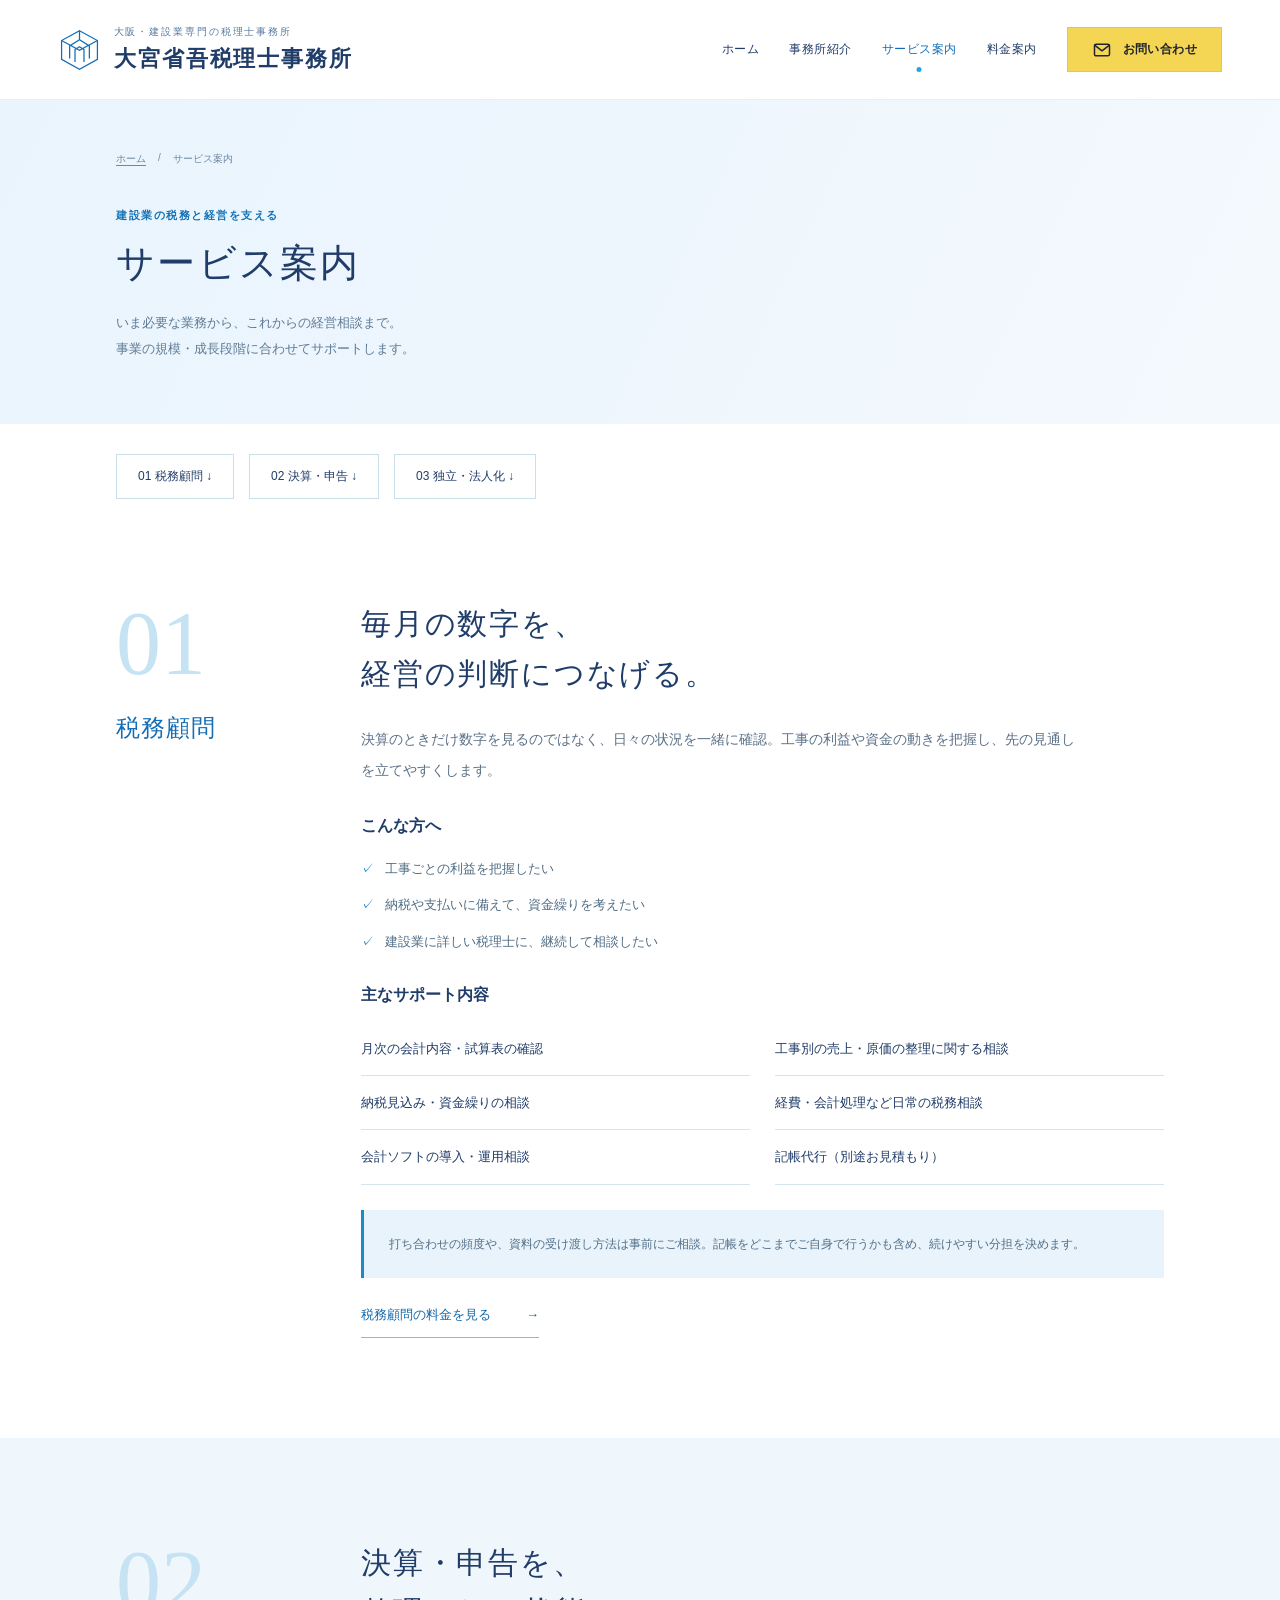
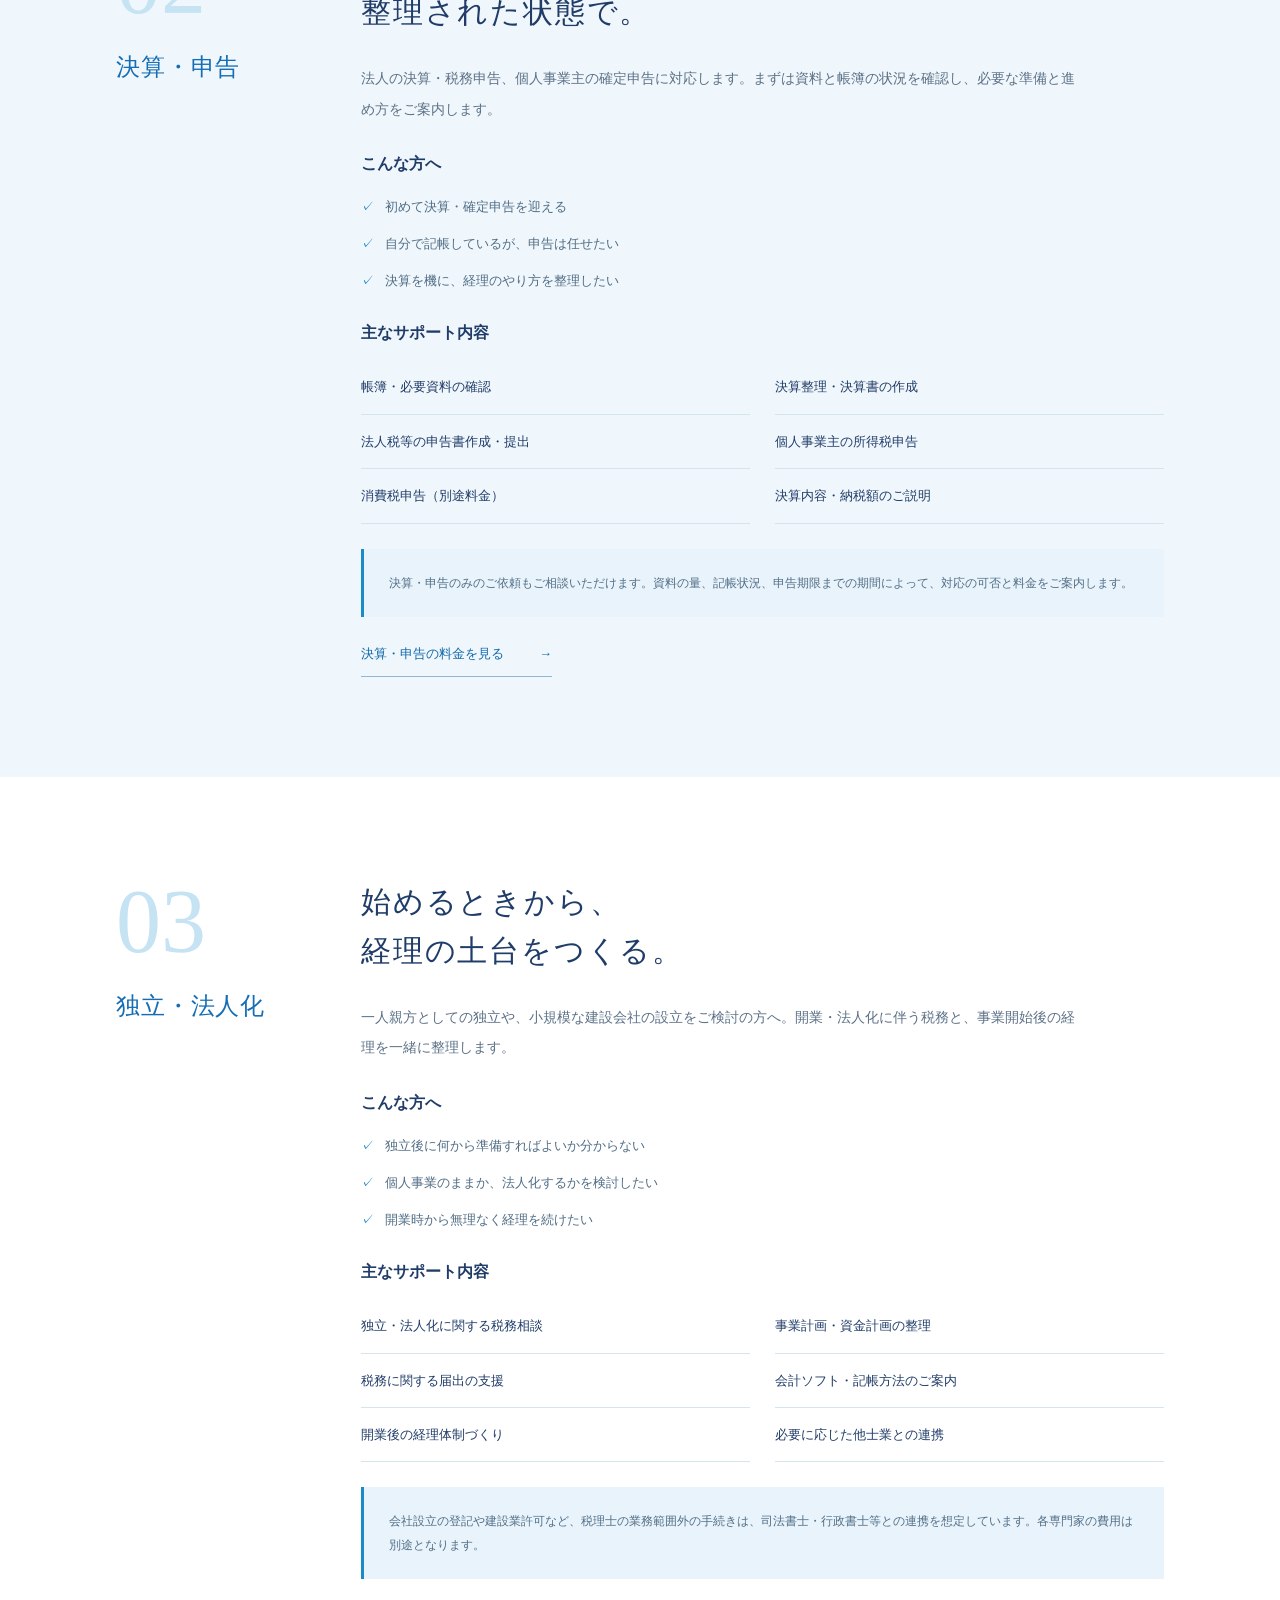
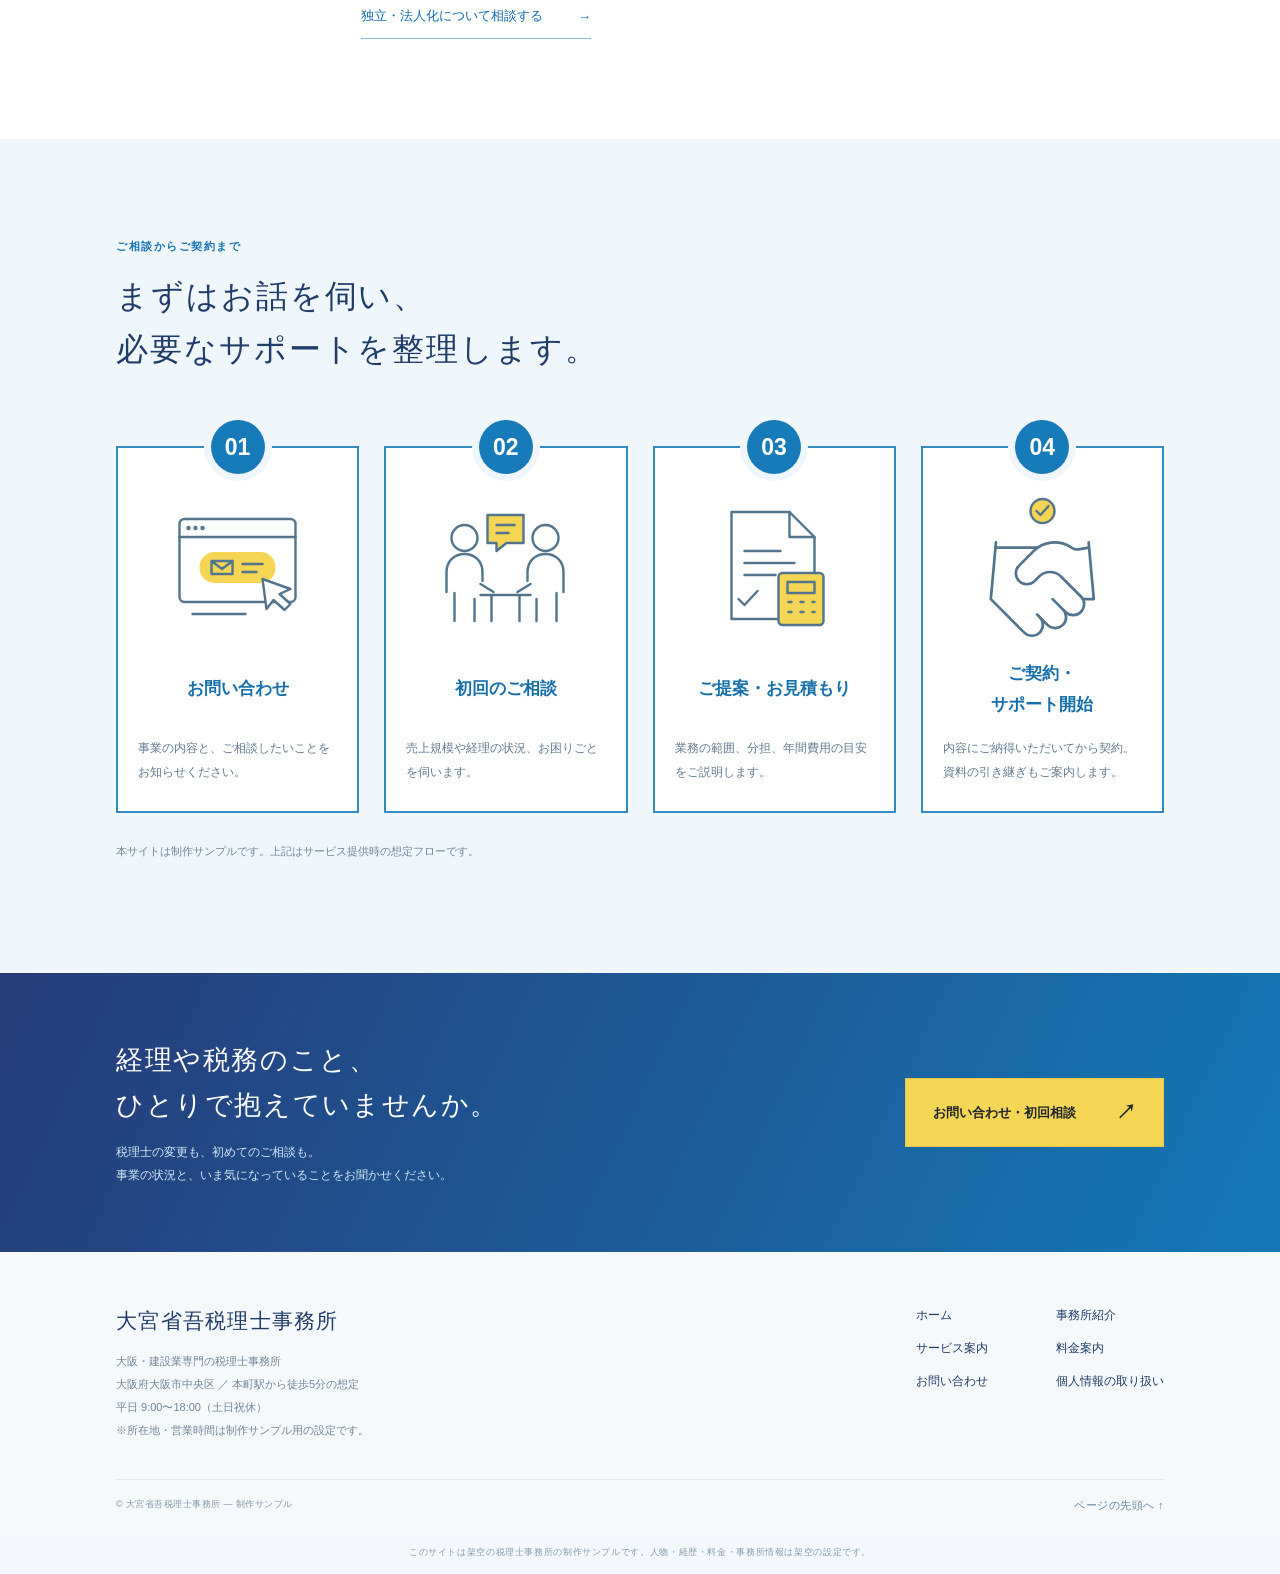
<file: services.html>
<!DOCTYPE html><html lang="ja"><head><meta charset="utf-8"><meta name="viewport" content="width=device-width,initial-scale=1"><title>サービス案内｜大宮省吾税理士事務所</title><meta name="description" content="大阪・建設業専門の大宮省吾税理士事務所。税務顧問、決算・申告、独立・法人化支援をご案内する架空の制作サンプルです。"><link rel="stylesheet" href="assets/site.css"><script src="assets/site.js" defer></script></head><body><header id="top"><a class="brand-link" href="index.html" aria-label="大宮省吾税理士事務所 ホーム"><div class="brand"><svg class="mark" viewBox="0 0 48 48" fill="none" aria-hidden="true"><path d="M24 3 44 14v21L24 46 4 35V14Z" stroke="currentColor" stroke-width="1.4"/><path d="M13 34V20l11-7 11 7v14M19 38V24l5-3 5 3v14M4 14l20 11 20-11M24 3v10" stroke="currentColor" stroke-width="1.4"/></svg><div><small>大阪・建設業専門の税理士事務所</small><strong>大宮省吾税理士事務所</strong></div></div></a><details class="mobile-nav"><summary aria-label="メニュー"></summary><div><a href="index.html">ホーム</a><a href="about.html">事務所紹介</a><a href="services.html">サービス案内</a><a href="fees.html">料金案内</a><a href="contact.html">お問い合わせ</a></div></details><nav class="nav" aria-label="メインナビゲーション"><a href="index.html">ホーム</a><a href="about.html">事務所紹介</a><a href="services.html" class="active" aria-current="page">サービス案内</a><a href="fees.html">料金案内</a><a class="contact" href="contact.html"><b aria-hidden="true"><svg viewBox="0 0 24 24" fill="none" stroke="currentColor" stroke-width="1.8" stroke-linejoin="round"><rect x="3" y="5" width="18" height="14" rx="2"/><path d="m3.5 6.5 8.5 6.5 8.5-6.5"/></svg></b>お問い合わせ</a></nav></header><main><section class="page-intro"><div class="wrap"><div class="breadcrumb"><a href="index.html">ホーム</a><span>/</span><span>サービス案内</span></div><span class="section-tag">建設業の税務と経営を支える</span><h1>サービス案内</h1><p>いま必要な業務から、これからの経営相談まで。<br>事業の規模・成長段階に合わせてサポートします。</p></div></section><div class="wrap"><nav class="jump-nav" aria-label="サービスの目次"><a href="#tax">01 税務顧問 ↓</a><a href="#closing">02 決算・申告 ↓</a><a href="#startup">03 独立・法人化 ↓</a></nav></div>
<section class="section" id="tax"><div class="wrap service-detail"><div class="service-index">01<small>税務顧問</small></div><div><h2>毎月の数字を、<br>経営の判断につなげる。</h2><p class="lead">決算のときだけ数字を見るのではなく、日々の状況を一緒に確認。工事の利益や資金の動きを把握し、先の見通しを立てやすくします。</p><h3>こんな方へ</h3><ul class="check-list"><li>工事ごとの利益を把握したい</li><li>納税や支払いに備えて、資金繰りを考えたい</li><li>建設業に詳しい税理士に、継続して相談したい</li></ul><h3>主なサポート内容</h3><ul class="task-list"><li>月次の会計内容・試算表の確認</li><li>工事別の売上・原価の整理に関する相談</li><li>納税見込み・資金繰りの相談</li><li>経費・会計処理など日常の税務相談</li><li>会計ソフトの導入・運用相談</li><li>記帳代行（別途お見積もり）</li></ul><div class="callout">打ち合わせの頻度や、資料の受け渡し方法は事前にご相談。記帳をどこまでご自身で行うかも含め、続けやすい分担を決めます。</div><a class="text-link" href="fees.html#monthly">税務顧問の料金を見る <span>→</span></a></div></div></section>
<section class="section pale" id="closing"><div class="wrap service-detail"><div class="service-index">02<small>決算・申告</small></div><div><h2>決算・申告を、<br>整理された状態で。</h2><p class="lead">法人の決算・税務申告、個人事業主の確定申告に対応します。まずは資料と帳簿の状況を確認し、必要な準備と進め方をご案内します。</p><h3>こんな方へ</h3><ul class="check-list"><li>初めて決算・確定申告を迎える</li><li>自分で記帳しているが、申告は任せたい</li><li>決算を機に、経理のやり方を整理したい</li></ul><h3>主なサポート内容</h3><ul class="task-list"><li>帳簿・必要資料の確認</li><li>決算整理・決算書の作成</li><li>法人税等の申告書作成・提出</li><li>個人事業主の所得税申告</li><li>消費税申告（別途料金）</li><li>決算内容・納税額のご説明</li></ul><div class="callout">決算・申告のみのご依頼もご相談いただけます。資料の量、記帳状況、申告期限までの期間によって、対応の可否と料金をご案内します。</div><a class="text-link" href="fees.html#closing-fees">決算・申告の料金を見る <span>→</span></a></div></div></section>
<section class="section" id="startup"><div class="wrap service-detail"><div class="service-index">03<small>独立・法人化</small></div><div><h2>始めるときから、<br>経理の土台をつくる。</h2><p class="lead">一人親方としての独立や、小規模な建設会社の設立をご検討の方へ。開業・法人化に伴う税務と、事業開始後の経理を一緒に整理します。</p><h3>こんな方へ</h3><ul class="check-list"><li>独立後に何から準備すればよいか分からない</li><li>個人事業のままか、法人化するかを検討したい</li><li>開業時から無理なく経理を続けたい</li></ul><h3>主なサポート内容</h3><ul class="task-list"><li>独立・法人化に関する税務相談</li><li>事業計画・資金計画の整理</li><li>税務に関する届出の支援</li><li>会計ソフト・記帳方法のご案内</li><li>開業後の経理体制づくり</li><li>必要に応じた他士業との連携</li></ul><div class="callout">会社設立の登記や建設業許可など、税理士の業務範囲外の手続きは、司法書士・行政書士等との連携を想定しています。各専門家の費用は別途となります。</div><a class="text-link" href="contact.html">独立・法人化について相談する <span>→</span></a></div></div></section>
<section class="section pale"><div class="wrap"><span class="section-tag">ご相談からご契約まで</span><h2>まずはお話を伺い、<br>必要なサポートを整理します。</h2><ol id="consultation-flow" class="visual-flow" aria-label="ご相談からご契約までの4ステップ"><li class="flow-card"><span class="flow-number">01</span><div class="flow-illustration"><svg viewBox="0 0 160 145" aria-hidden="true" fill="none" stroke="currentColor" stroke-width="2.4" stroke-linecap="round" stroke-linejoin="round"><rect x="22" y="25" width="116" height="83" rx="5"/><path d="M22 43h116"/><circle cx="31" cy="34" r="1"/><circle cx="38" cy="34" r="1"/><circle cx="45" cy="34" r="1"/><rect class="flow-yellow" x="42" y="58" width="76" height="31" rx="15" stroke="none"/><path d="M54 67h21v13H54zM54 67l10.5 8L75 67"/><path d="M85 70h20m-20 8h14"/><path d="m105 85 4 30 7-9 11 10 6-6-11-10 11-5Z" fill="white"/><path d="M35 120h53"/></svg></div><h3>お問い合わせ</h3><p>事業の内容と、ご相談したいことをお知らせください。</p></li><li class="flow-card"><span class="flow-number">02</span><div class="flow-illustration"><svg viewBox="0 0 160 145" aria-hidden="true" fill="none" stroke="currentColor" stroke-width="2.4" stroke-linecap="round" stroke-linejoin="round"><circle cx="39" cy="44" r="13"/><circle cx="120" cy="44" r="13"/><path d="M21 98V78c0-11 8-18 18-18s18 7 18 18v9m-2 3 13 8m-39 1v28m20-22v22M138 98V78c0-11-8-18-18-18s-18 7-18 18v9m3 3-13 8m39 1v28m-20-22v22M55 101h50m-39 0v26m28-26v26"/><path class="flow-yellow" d="M62 21h36v28H81l-10 8V49h-9Z"/><path d="M71 31h18m-18 8h12"/></svg></div><h3>初回のご相談</h3><p>売上規模や経理の状況、お困りごとを伺います。</p></li><li class="flow-card"><span class="flow-number">03</span><div class="flow-illustration"><svg viewBox="0 0 160 145" aria-hidden="true" fill="none" stroke="currentColor" stroke-width="2.4" stroke-linecap="round" stroke-linejoin="round"><path d="M37 18h58l25 25v82H37Z" fill="white"/><path d="M95 18v25h25M50 57h36m-36 12h50m-50 12h31"/><rect class="flow-yellow" x="84" y="79" width="45" height="52" rx="4"/><path d="M93 88h27v11H93zM94 108h3m9 0h3m9 0h2m-26 10h3m9 0h3m9 0h2"/><path d="m44 105 6 6 13-14"/></svg></div><h3>ご提案・お見積もり</h3><p>業務の範囲、分担、年間費用の目安をご説明します。</p></li><li class="flow-card"><span class="flow-number">04</span><div class="flow-illustration"><svg viewBox="0 0 160 145" aria-hidden="true" fill="none" stroke="currentColor" stroke-width="2.4" stroke-linecap="round" stroke-linejoin="round"><circle class="flow-yellow" cx="80" cy="17" r="12"/><path d="m74 17 4 4 8-9"/><g transform="translate(18 33) scale(5.15)" stroke-width=".52"><path d="m11 17 2 2a1 1 0 1 0 3-3"/><path d="m14 14 2.5 2.5a1 1 0 1 0 3-3l-3.88-3.88a3 3 0 0 0-4.24 0l-.88.88a1 1 0 1 1-3-3l2.81-2.81a5.79 5.79 0 0 1 7.06-.87l.47.28a2 2 0 0 0 1.46.2L21 4"/><path d="m21 3 1 11h-2"/><path d="M3 3 2 14l6.5 6.5a1 1 0 1 0 3-3"/><path d="M3 4h8"/></g></svg></div><h3>ご契約・<br>サポート開始</h3><p>内容にご納得いただいてから契約。資料の引き継ぎもご案内します。</p></li></ol><p class="note">本サイトは制作サンプルです。上記はサービス提供時の想定フローです。</p></div></section></main><section class="contact-band"><div class="wrap"><div><h2>経理や税務のこと、<br>ひとりで抱えていませんか。</h2><p>税理士の変更も、初めてのご相談も。<br>事業の状況と、いま気になっていることをお聞かせください。</p></div><a href="contact.html" class="cta-solid">お問い合わせ・初回相談<span aria-hidden="true">↗</span></a></div></section><footer><div class="wrap"><div class="footer-top"><div><p class="footer-name">大宮省吾税理士事務所</p><div class="footer-info">大阪・建設業専門の税理士事務所<br>大阪府大阪市中央区 ／ 本町駅から徒歩5分の想定<br>平日 9:00〜18:00（土日祝休）<br>※所在地・営業時間は制作サンプル用の設定です。</div></div><nav class="footer-nav" aria-label="フッターナビゲーション"><a href="index.html">ホーム</a><a href="about.html">事務所紹介</a><a href="services.html">サービス案内</a><a href="fees.html">料金案内</a><a href="contact.html">お問い合わせ</a><a href="contact.html#privacy">個人情報の取り扱い</a></nav></div><div class="copyright"><span>© 大宮省吾税理士事務所 — 制作サンプル</span><a class="top-link" href="#top">ページの先頭へ ↑</a></div></div></footer><p class="sample">このサイトは架空の税理士事務所の制作サンプルです。人物・経歴・料金・事務所情報は架空の設定です。</p></body></html>
</file>
<file: assets/site.css>
:root{--navy:#27376d;--blue:#1468ae;--cyan:#20a8d5;--ink:#193653}*{box-sizing:border-box}body{margin:0;color:var(--ink);background:#fff;font-family:"Noto Sans JP","Hiragino Kaku Gothic ProN","Yu Gothic",sans-serif;-webkit-font-smoothing:antialiased}button{font:inherit}header{height:96px;display:flex;align-items:center;justify-content:space-between;padding:0 0 0 4.4%;background:white}.brand{display:flex;gap:13px;align-items:center}.mark{width:43px;height:43px;color:#176ab0}.brand small{font-size:10px;letter-spacing:.19em;display:block;margin-bottom:5px}.brand strong{font-family:"Yu Mincho","Hiragino Mincho ProN",serif;font-size:23px;letter-spacing:.09em;font-weight:600}.nav{height:100%;display:flex;align-items:center;gap:29px}.nav span{font-size:12px;letter-spacing:.04em;white-space:nowrap}.nav .active{color:#1878bc;position:relative}.nav .active:after{content:"";position:absolute;bottom:-12px;left:50%;width:16px;height:2px;background:#1878bc;transform:translateX(-50%)}.contact{border:0;background:var(--navy);color:#fff;height:100%;padding:0 31px;font-size:12px;letter-spacing:.08em;cursor:pointer}.contact b{margin-right:11px;font-size:16px;font-weight:400}.hero{position:relative;min-height:590px;height:calc(100svh - 272px);max-height:750px;isolation:isolate;overflow:hidden;background:#e9f1f4}.hero-image{position:absolute;width:100%;height:100%;object-fit:cover;object-position:center 43%;z-index:-2}.hero:after{content:"";position:absolute;inset:0;background:linear-gradient(90deg,transparent 32%,rgba(238,247,251,.08) 47%,rgba(238,247,251,.6) 100%);z-index:-1}.copy{position:absolute;left:50%;top:50%;transform:translateY(-51%);padding-right:30px}.eyebrow{font-size:14px;font-weight:600;letter-spacing:.13em;margin:0 0 25px 3px;color:#185c91}h1{font-size:clamp(30px,3.05vw,48px);line-height:1.6;letter-spacing:.06em;margin:0;font-weight:700}h1 span{display:table;color:#fff;background:linear-gradient(110deg,#145b9f,#1e9dd0);padding:5px 22px 8px;margin-bottom:12px;white-space:nowrap}h1 span:last-child{margin-bottom:0}.description{font-size:14px;line-height:2.15;letter-spacing:.07em;margin:25px 0 0 4px;font-weight:500}.hero-label{position:absolute;left:4.5%;bottom:27px;display:flex;align-items:center;gap:12px;color:#fff;text-shadow:0 1px 6px #19365377;font-size:11px;letter-spacing:.13em}.hero-label:before{content:"";width:32px;height:1px;background:currentColor}.scroll{position:absolute;right:30px;bottom:30px;font-size:9px;letter-spacing:.2em;writing-mode:vertical-rl;display:flex;align-items:center;gap:12px;color:#245d84}.scroll:after{content:"";width:1px;height:38px;background:#245d84}.strengths{background:var(--navy);color:white;padding:0 max(7%,calc((100% - 1100px)/2));display:grid;grid-template-columns:1fr 1fr;min-height:142px}.strength{display:flex;align-items:center;gap:25px;padding:27px 37px}.strength+.strength{border-left:1px solid #ffffff35}.strength svg{width:43px;flex-shrink:0;stroke:#aac8e7;stroke-width:1;fill:none}.strength h2{font-family:"Yu Mincho","Hiragino Mincho ProN",serif;font-size:18px;letter-spacing:.09em;margin:0 0 9px;font-weight:500}.strength p{margin:0;font-size:11px;line-height:1.9;color:#d6dfee;letter-spacing:.04em}.sample{margin:0;padding:15px 20px;text-align:center;font-size:10px;letter-spacing:.07em;color:#8c98a6;background:#f6f8fb}dialog{max-width:420px;width:calc(100% - 40px);border:0;padding:36px;color:var(--ink);line-height:1.9;box-shadow:0 18px 90px #0002}dialog::backdrop{background:#17264066}dialog h2{font-size:20px}dialog p{font-size:14px}dialog button{border:0;background:var(--navy);color:#fff;padding:10px 25px;cursor:pointer}
@media(min-width:1600px){.copy{left:51%}.hero-image{object-position:center 44%}}
@media(max-width:1050px){header{height:80px;padding-left:24px}.brand strong{font-size:19px}.brand small{font-size:9px}.nav{gap:18px}.nav span{font-size:11px}.contact{padding:0 20px}.hero{min-height:560px}.copy{left:47%}h1{font-size:32px}.strengths{padding:0 3%}.strength{padding:26px 22px;gap:18px}.strength h2{font-size:16px}}
@media(max-width:760px){header{height:77px;padding-left:18px}.mark{width:32px;height:32px}.brand{gap:9px}.brand small{font-size:8px;margin-bottom:4px;letter-spacing:.12em}.brand strong{font-size:17px;letter-spacing:.04em}.nav{gap:0}.nav span{display:none}.contact{width:65px;padding:0;font-size:10px;letter-spacing:0}.contact b{display:block;margin:0 0 2px;font-size:18px}.hero{height:720px;min-height:0;max-height:none}.hero-image{height:430px;object-position:29% center;width:130%;max-width:none;left:-9%}.hero:after{background:linear-gradient(180deg,transparent 31%,rgba(235,244,249,.4) 46%,#edf5f9 60%)}.copy{top:auto;bottom:44px;left:7%;transform:none;padding:0}.eyebrow{font-size:11px;margin-bottom:17px}.copy h1{font-size:clamp(27px,7.4vw,38px);letter-spacing:.03em}.copy h1 span{padding:3px 13px 5px;margin-bottom:8px}.description{font-size:12px;line-height:2;margin-top:18px}.hero-label{top:28px;bottom:auto;left:7%;font-size:9px}.scroll{right:17px;bottom:26px;font-size:8px}.strengths{grid-template-columns:1fr;padding:9px 7%}.strength{padding:23px 0;gap:19px}.strength+.strength{border-left:0;border-top:1px solid #ffffff35}.strength svg{width:36px}.strength h2{font-size:16px;margin-bottom:7px}.strength p{font-size:11px}.sample{font-size:9px;padding:13px 15px}}

/* Distinct editorial composition for Omiya. */
:root{--navy:#193e52;--blue:#28698b;--ink:#193e52}
header{height:100px;padding:0 4.5%;border-bottom:1px solid #193e5212}.brand strong{font-size:22px}.brand small{color:#69808c}.mark{color:#28698b}.nav{gap:30px}.contact{height:43px;padding:0 22px;background:transparent;border:1px solid #193e5240;color:var(--ink)}.contact b{font-size:14px}.nav .active{color:#193e52}.nav .active:after{background:#bd9a59;width:5px;height:5px;border-radius:50%;bottom:-14px}
.hero{background:#f5f5f0;height:640px;min-height:640px;max-height:800px;margin:0 0 0 0;overflow:hidden}
.hero-image{left:48%;top:28px;width:52%;height:calc(100% - 28px);object-fit:cover;object-position:13% center;border-radius:72px 0 0 0}
.hero:after{inset:0 auto 0 0;width:48%;background:linear-gradient(135deg,#f5f5f0,#f0f2ed);z-index:-1}
.copy{left:8%;top:47%;transform:translateY(-50%);padding-right:0;z-index:1}
.eyebrow{font-size:10px;font-weight:500;letter-spacing:.18em;margin:0 0 28px;color:#71868b;display:flex;align-items:center;gap:12px}.eyebrow:before{content:"";height:1px;width:28px;background:#ac8d56}.intro{font-size:12px;letter-spacing:.12em;margin:0 0 18px;color:#4f6b77}
h1{font-family:"Yu Mincho","Hiragino Mincho ProN",serif;font-weight:500;line-height:1.65;font-size:clamp(32px,3.15vw,50px);letter-spacing:.055em}h1 span{display:block;background:transparent;color:var(--ink);padding:0;margin:0}h1 em{font-style:normal;text-decoration:underline;text-decoration-color:#b89b6655;text-underline-offset:8px;text-decoration-thickness:7px}
.description{font-size:13px;line-height:2.1;margin:25px 0 0;letter-spacing:.025em;font-weight:400;color:#516a74}
.hero-cta{display:flex;align-items:center;justify-content:space-between;gap:30px;border:0;border-bottom:1px solid #1d485a66;background:none;padding:15px 0 12px;font-size:12px;letter-spacing:.04em;color:var(--ink);margin-top:18px;cursor:pointer}.hero-cta span{font-size:19px;color:#9e7d43}
.portrait-caption{position:absolute;right:0;bottom:0;background:#193e52ee;color:white;padding:22px 42px;min-width:260px}.portrait-caption small{font-size:8px;letter-spacing:.2em;color:#b7cbd2;display:block;margin-bottom:9px}.portrait-caption>span{font-size:10px;letter-spacing:.1em}.portrait-caption strong{font-family:"Yu Mincho",serif;font-size:21px;font-weight:500;margin-left:10px}.hero-label{color:#819294;text-shadow:none;left:8%;bottom:26px;font-size:8px;letter-spacing:.16em}.hero-label:before{width:20px}.scroll{display:none}
.strengths{margin:0 8%;padding:0;background:#fff;color:var(--ink);min-height:150px;gap:50px;counter-reset:points}.strength{padding:28px 0;gap:20px;position:relative;counter-increment:points}.strength:before{content:"0" counter(points);color:#b09560;font-size:13px;letter-spacing:.1em;align-self:flex-start;margin-top:6px;font-family:Georgia,serif}.strength svg{display:none}.strength+.strength{border-left:0}.strength h2{font-size:18px;font-weight:500;letter-spacing:.04em;margin-bottom:9px}.strength p{color:#77878c;font-size:11px;line-height:1.85}.sample{border-top:1px solid #edf0ef;background:white;font-size:9px;color:#9ba5a7}
@media(min-width:1600px){.copy{left:10%}.hero{height:730px}.hero-image{object-position:10% center}}
@media(max-width:1050px){header{padding:0 3%;height:86px}.brand strong{font-size:18px}.nav{gap:18px}.contact{padding:0 14px}.hero{height:600px;min-height:600px}.copy{left:6%}h1{font-size:34px}.description{font-size:12px}.strengths{margin:0 6%;gap:30px}.strength h2{font-size:16px}}
@media(max-width:760px){header{height:78px;padding:0 18px}.brand strong{font-size:17px}.nav{gap:0}.contact{height:35px;width:auto;padding:0 11px;font-size:10px}.contact b{display:none}.brand small{font-size:8px}.hero{height:auto;min-height:0;display:flex;flex-direction:column;padding:38px 0 0;background:#f5f5f0}.hero:after{display:none}.copy{position:relative;left:auto;top:auto;bottom:auto;transform:none;padding:0 7% 32px;order:0}.eyebrow{font-size:8px;letter-spacing:.14em;margin-bottom:23px}.intro{font-size:10px;margin-bottom:13px}.copy h1{font-size:clamp(29px,8.2vw,39px);line-height:1.55;letter-spacing:.055em}.copy h1 span{padding:0;margin:0}.description{margin-top:19px;font-size:12px}.hero-cta{margin-top:12px;font-size:11px;padding-top:12px;gap:42px}.hero-image{position:relative;left:auto;top:auto;width:93%;height:370px;align-self:flex-end;object-position:10% center;border-radius:45px 0 0 0;order:1;z-index:0}.portrait-caption{z-index:2;bottom:0;padding:15px 24px;min-width:205px}.portrait-caption strong{font-size:19px}.hero-label{display:none}.strengths{margin:0 7%;gap:0;grid-template-columns:1fr;padding:6px 0}.strength{padding:24px 0;gap:17px}.strength+.strength{border-top:1px solid #e5e9e7}.strength h2{font-size:16px}.strength p{font-size:11px}.sample{font-size:8px}}


/* Blue direction, retaining the independent split layout. */
:root{--navy:#263b78;--blue:#146db5;--ink:#203c68}
header{border-bottom-color:#e6eef6}.mark{color:#146db5}.brand small{color:#557aa1}.nav .active{color:#146db5}.nav .active:after{background:#20a7df}.contact{color:white;background:#176eb3;border-color:#176eb3}.hero{background:#edf6fc}.hero:after{background:linear-gradient(125deg,#f2f8fd,#e3f1fb)}.eyebrow{color:#4483b6}.eyebrow:before{background:#1494d0}.intro{color:#236aa3}.copy h1{color:#203c68}.copy h1 em{color:#087cbd;text-decoration-color:#6bc5eb55}.description{color:#486b8c}.hero-cta{color:#146db5;border-bottom-color:#5299c2}.hero-cta span{color:#159cd2}.hero-label{color:#6c91b0}.portrait-caption{background:#1b66a7ed}.portrait-caption small{color:#c1e3fa}
.strengths{margin:0;padding:0 8%;gap:50px;background:linear-gradient(110deg,#24376e,#2a4b8c);color:white}.strength:before{color:#69c7f0}.strength h2{color:white}.strength p{color:#d2e1f4}.sample{border-top:0;background:#f4f8fc;color:#8499ad}
@media(max-width:760px){.hero{background:#edf6fc}.strengths{margin:0;padding:6px 7%;gap:0}.strength+.strength{border-top-color:#ffffff2b}}


/* Blue-to-cyan headline highlights, matching the supplied reference. */
.copy h1 span{display:table;background:linear-gradient(110deg,#145b9f,#20a8d5);color:#fff;padding:3px 17px 6px;margin:0 0 10px;line-height:1.5}
.copy h1 span:last-child{margin-bottom:0}
.copy h1 em{color:inherit;text-decoration:none;font-style:normal}
@media(max-width:1050px){.copy h1 span{padding:3px 14px 6px}}
@media(max-width:760px){.copy h1 span{padding:3px 13px 6px;margin:0 0 8px;line-height:1.5}}


/* Warm yellow CTAs balanced against the existing blue palette. */
:root{--cta-yellow:#f5d654;--cta-ink:#20252b}
.contact,.hero-cta{background:var(--cta-yellow);color:var(--cta-ink);border:1px solid #e7c848;font-weight:600;transition:background .18s ease,box-shadow .18s ease}
.contact{padding:0 24px;height:45px}
.hero-cta{padding:15px 21px;margin-top:24px;gap:28px;box-shadow:0 3px 10px #23447809}
.hero-cta span{color:var(--cta-ink);font-size:19px}
.contact:hover,.hero-cta:hover{background:#f8df75;box-shadow:0 4px 12px #23447816}
.contact:focus-visible,.hero-cta:focus-visible{outline:3px solid #176eb3;outline-offset:4px}
@media(max-width:1050px){.contact{padding:0 17px}}
@media(max-width:760px){.contact{height:37px;padding:0 11px}.hero-cta{padding:14px 17px;margin-top:20px;gap:33px}}


a{color:inherit;text-decoration:none}button,input,select,textarea{font:inherit}a,button{touch-action:manipulation}a:focus-visible,summary:focus-visible{outline:3px solid #20a8d5;outline-offset:5px}html{scroll-behavior:smooth;scroll-padding-top:24px}.brand-link{display:block;flex-shrink:0}.nav>a{font-size:12px;letter-spacing:.04em;white-space:nowrap}.nav>a.active{position:relative;color:#146db5}.nav .contact{display:flex;align-items:center;justify-content:center}.mobile-nav{display:none}.hero-cta{width:max-content;max-width:100%}.wrap{max-width:1120px;margin:0 auto;padding:0 36px}.section{padding:100px 0}.pale{background:#f0f7fc}.section-tag{display:block;font-size:11px;color:#1472b5;letter-spacing:.14em;margin-bottom:16px;font-weight:600}.section h2,.page-intro h1,.subhead,.contact-band h2{font-family:"Yu Mincho","Hiragino Mincho ProN",serif;font-weight:500;letter-spacing:.06em}.section h2{font-size:32px;line-height:1.65;margin:0 0 26px}.lead{color:#5c7187;font-size:14px;line-height:2.2;max-width:720px}.split{display:grid;grid-template-columns:1fr 1fr;align-items:center;gap:70px}.portrait{width:100%;height:440px;object-fit:cover;object-position:15% center;border-radius:0 55px 0 0}.body-copy{font-size:14px;line-height:2.2;color:#536a80}.body-copy p{margin:0 0 18px}.name{font-size:25px;font-family:"Yu Mincho",serif;margin:22px 0;color:#203c68}.name small{font-size:11px;font-family:sans-serif;margin-right:16px}.text-link{display:inline-flex;align-items:center;justify-content:space-between;gap:35px;color:#1269aa;border-bottom:1px solid #8fb9d5;padding:13px 0;font-size:13px;margin-top:15px}.text-link:hover{color:#0a92cd}.center{text-align:center}.center .lead{margin-left:auto;margin-right:auto}.service-grid{display:grid;grid-template-columns:repeat(3,1fr);gap:24px;margin-top:42px}.service-card{background:#fff;border-top:3px solid #1e91c7;padding:34px 28px;display:flex;flex-direction:column;min-height:310px;transition:transform .2s,box-shadow .2s}.service-card:hover{transform:translateY(-4px);box-shadow:0 12px 35px #1f426410}.service-card .number{font-family:Georgia,serif;color:#65accd;font-size:14px;letter-spacing:.1em}.service-card h3{font-family:"Yu Mincho",serif;font-size:22px;font-weight:500;margin:20px 0 15px}.service-card p{font-size:13px;line-height:2;color:#5b7286;margin:0 0 25px}.service-card .text-link{margin-top:auto}.price-preview{display:grid;grid-template-columns:1.15fr 1fr 1fr;gap:0;align-items:center;border-top:1px solid #d9e6ef;border-bottom:1px solid #d9e6ef;padding:35px 0;margin:35px 0 20px}.price-preview>div+div{border-left:1px solid #d9e6ef;padding-left:35px}.price-preview h3{font-size:15px;font-weight:500}.big-price{color:#126fb0;font-size:34px;letter-spacing:.01em;margin:10px 0}.big-price small{font-size:12px;color:#536a80}.note{font-size:11px;line-height:1.9;color:#718599}.concerns{display:grid;grid-template-columns:repeat(3,1fr);gap:25px;margin:36px 0}.concern{border-left:2px solid #39a4d2;padding:5px 0 5px 23px}.concern h3{font-size:17px;line-height:1.8;margin:0 0 12px;font-weight:500}.concern p{font-size:12px;line-height:2;color:#5e7387;margin:0}.contact-band{padding:65px 0;background:linear-gradient(115deg,#263b78,#1578b6);color:white}.contact-band .wrap{display:flex;align-items:center;justify-content:space-between;gap:40px}.contact-band h2{font-size:27px;line-height:1.65;margin:0 0 14px}.contact-band p{font-size:12px;line-height:1.9;color:#d4e7f7;margin:0}.cta-solid{display:inline-flex;align-items:center;justify-content:space-between;gap:40px;background:#f5d654;border:1px solid #e7c848;color:#20252b;padding:20px 27px;font-size:13px;font-weight:600;white-space:nowrap}.cta-solid:hover{background:#f8df75}.cta-solid span{font-size:20px}footer{background:#f6f9fc;padding:55px 0 0}.footer-top{display:flex;justify-content:space-between;gap:40px;padding-bottom:37px}.footer-name{font-family:"Yu Mincho",serif;font-size:21px;letter-spacing:.06em;margin:0 0 15px}.footer-info{font-size:11px;line-height:2.1;color:#73869a}.footer-nav{display:grid;grid-template-columns:1fr 1fr;gap:16px 32px;align-content:start;font-size:12px}.footer-nav a:hover{color:#1472b5}.copyright{font-size:9px;letter-spacing:.05em;color:#8596a9;border-top:1px solid #e1eaf1;padding:18px 0;display:flex;justify-content:space-between;gap:20px}.sample{margin:0}.page-intro{background:linear-gradient(115deg,#e9f4fd,#f4f9fd);padding:52px 0 62px}.breadcrumb{font-size:10px;color:#6d88a0;display:flex;gap:12px;margin-bottom:42px}.breadcrumb a{text-decoration:underline;text-underline-offset:3px}.page-intro h1{font-size:38px;line-height:1.5;margin:0 0 18px}.page-intro p{font-size:13px;line-height:2;color:#5f7b94;margin:0;max-width:650px}.page-intro .section-tag{margin-bottom:12px}.profile-aside{background:#eaf4fc;padding:25px 28px;font-size:12px;line-height:2;color:#536f87}.profile-aside strong{display:block;font-size:21px;font-family:"Yu Mincho",serif;color:#203c68;margin:7px 0}.profile-layout{display:grid;grid-template-columns:.9fr 1.1fr;gap:60px;align-items:start}.profile-layout .portrait{height:360px}.career{list-style:none;margin:30px 0 0;padding:0}.career li{display:grid;grid-template-columns:100px 1fr;gap:20px;padding:20px 0;border-top:1px solid #d9e6ef;font-size:13px;line-height:1.9}.career strong{color:#1472b5;font-size:12px}.values{display:grid;grid-template-columns:repeat(3,1fr);gap:28px;margin-top:35px}.value{padding-top:23px;border-top:1px solid #bcd5e7}.value b{color:#2994c7;font-family:Georgia,serif;font-size:14px}.value h3{font-size:18px;font-weight:500;line-height:1.7}.value p{font-size:12px;line-height:2;color:#5a7389}.info-list{margin:35px 0 0}.info-list>div{display:grid;grid-template-columns:160px 1fr;gap:20px;border-bottom:1px solid #dce7ef;padding:22px 0;font-size:13px;line-height:1.9}.info-list dt{font-weight:600}.info-list dd{margin:0;color:#5c738a}.access-box{padding:35px;background:#eef6fc;margin-top:30px;border-left:3px solid #2199ce}.access-box h3{font-size:18px;font-weight:500;margin:0 0 15px}.access-box p{font-size:13px;line-height:2;color:#5c738a;margin:0}.jump-nav{display:flex;gap:15px;flex-wrap:wrap;margin-top:30px}.jump-nav a{background:#fff;border:1px solid #cbdfea;padding:13px 21px;font-size:12px}.jump-nav a:hover{border-color:#1676b6;color:#1676b6}.service-detail{display:grid;grid-template-columns:190px 1fr;gap:55px}.service-index{color:#c5e3f3;font-family:Georgia,serif;font-size:90px;line-height:1}.service-index small{font-family:sans-serif;font-size:11px;color:#3d8dbb;display:block;letter-spacing:.15em;margin-top:20px}.service-detail h2{font-size:30px}.service-detail h3{font-size:16px;margin:30px 0 12px;font-weight:600}.check-list{padding:0;list-style:none;margin:20px 0;display:grid;gap:12px}.check-list li{position:relative;padding-left:24px;font-size:13px;line-height:1.9;color:#506d85}.check-list li:before{content:"✓";position:absolute;left:0;color:#1685bf}.task-list{display:grid;grid-template-columns:1fr 1fr;gap:0 25px;padding:0;list-style:none}.task-list li{border-bottom:1px solid #d5e5ef;padding:15px 0;font-size:13px;line-height:1.8}.callout{background:#e8f3fb;border-left:3px solid #1b8bc5;padding:22px 25px;font-size:12px;line-height:2;color:#536f87;margin-top:25px}.steps{display:grid;grid-template-columns:repeat(4,1fr);gap:24px;margin-top:35px}.step{border-top:2px solid #9ccce6;padding-top:20px}.step b{font-family:Georgia,serif;color:#238dc2;font-size:25px;font-weight:400}.step h3{font-size:16px;font-weight:500;margin:14px 0}.step p{font-size:12px;line-height:1.95;color:#60788e}.table-scroll{overflow-x:auto;margin:30px 0 16px}table{border-collapse:collapse;width:100%;font-size:13px;line-height:1.8;min-width:570px}th,td{text-align:left;padding:20px 22px;border-bottom:1px solid #d5e4ef}thead th{background:#263b78;color:#fff;font-weight:500}tbody th{font-weight:500;background:#f1f7fc}td{color:#526e87}td strong{font-size:16px;color:#166caf;font-weight:600}.narrow{max-width:930px}.cost-example{margin-top:35px;display:grid;grid-template-columns:1.1fr 1fr;background:#fff;border:1px solid #d5e4ef}.cost-example>div{padding:30px}.cost-example h3{font-size:17px;line-height:1.8;font-weight:500;margin:0 0 15px}.cost-example p{font-size:12px;line-height:2;color:#637b91;margin:0}.cost-total{background:#e5f1fb}.cost-total dl{margin:0}.cost-total dl>div{display:flex;justify-content:space-between;gap:15px;font-size:12px;padding:8px 0}.cost-total dd{margin:0}.cost-total .total{border-top:1px solid #b8d4e7;margin-top:10px;padding-top:18px;font-size:15px}.cost-total .total dd{font-weight:600;color:#146db5}.faq{margin-top:30px}.faq details{border-bottom:1px solid #d6e4ee}.faq summary{cursor:pointer;list-style:none;padding:24px 38px 24px 0;position:relative;font-size:14px;line-height:1.8}.faq summary::-webkit-details-marker{display:none}.faq summary:after{content:"＋";position:absolute;right:7px;color:#1678b6}.faq details[open] summary:after{content:"−"}.faq details p{font-size:13px;line-height:2;color:#60788e;margin:0;padding:0 30px 25px 0}.demo-banner{background:#eef6fc;color:#4f6e86;padding:20px 24px;border-left:3px solid #2c8dc0;font-size:12px;line-height:1.9;margin-bottom:40px}.contact-layout{display:grid;grid-template-columns:250px 1fr;gap:55px;align-items:start}.contact-aside{border-top:3px solid #2195ca;padding-top:25px}.contact-aside h2{font-size:20px}.contact-aside p{font-size:12px;line-height:2;color:#637b91}.contact-aside ol{padding-left:18px;font-size:12px;line-height:2;color:#637b91}.field{margin-bottom:27px}.field label,.field-title{display:block;font-size:13px;font-weight:500;margin-bottom:11px}.required{font-size:9px;background:#e8f2fa;color:#1269aa;padding:3px 6px;margin-left:10px}.field input,.field select,.field textarea{width:100%;padding:14px 15px;border:1px solid #cbdce8;background:#fff;color:#203c68;border-radius:0;font-size:14px}.field input:focus,.field select:focus,.field textarea:focus{outline:2px solid #319fd0;outline-offset:1px}.field textarea{resize:vertical;min-height:165px}.field small{font-size:10px;color:#7a8fa3;display:block;margin-top:8px}.field-row{display:grid;grid-template-columns:1fr 1fr;gap:20px}.consent{display:flex;align-items:flex-start;gap:10px;font-size:12px;line-height:1.9;margin:25px 0}.consent input{margin-top:5px;width:16px;height:16px;accent-color:#1475b5}.privacy{background:#f3f7fa;padding:20px 23px;margin-top:30px;font-size:11px;line-height:1.95;color:#6b8298}.privacy h3{font-size:13px;color:#203c68;margin:0 0 10px}.privacy p{margin:0}.form-status{padding:28px;background:#e8f4fb;border-left:3px solid #218cc2;margin-bottom:30px}.form-status h3{font-size:18px;margin:0 0 12px}.form-status p{font-size:13px;line-height:2;margin:0}.form-status[hidden]{display:none}.submit-note{font-size:10px;color:#7b8fa2;line-height:1.9}.section-tight{padding:65px 0}.button-row{display:flex;gap:20px;align-items:center;flex-wrap:wrap}.top-link{font-size:11px;color:#66859f}
@media(max-width:1100px){.nav{gap:18px}.nav>a{font-size:11px}.brand strong{font-size:18px}.brand small{font-size:8px}.split{gap:38px}.section{padding:80px 0}.section h2{font-size:28px}.service-card{padding:28px 22px}.contact-layout{gap:30px;grid-template-columns:210px 1fr}.contact-band h2{font-size:24px}.contact-band .cta-solid{gap:22px}.strengths{gap:25px}}
@media(max-width:850px){.nav>a:not(.contact){display:none}.mobile-nav{display:block;position:relative;margin-left:auto;margin-right:16px}.mobile-nav summary{list-style:none;cursor:pointer;font-size:12px;padding:12px;color:#146db5}.mobile-nav summary::-webkit-details-marker{display:none}.mobile-nav summary:after{content:"☰";font-size:19px}.mobile-nav[open] summary:after{content:"×"}.mobile-nav>div{position:absolute;right:-100px;top:50px;z-index:10;background:white;width:250px;box-shadow:0 10px 40px #23447822;border-top:2px solid #1478b9;padding:12px}.mobile-nav a{display:block;padding:14px;font-size:13px;border-bottom:1px solid #e7eff5}.profile-layout{gap:35px}.service-grid{gap:16px}.service-card h3{font-size:19px}.service-detail{grid-template-columns:110px 1fr;gap:30px}.service-index{font-size:65px}.contact-layout{grid-template-columns:1fr}.contact-aside{display:none}.steps{grid-template-columns:1fr 1fr;gap:30px}}
@media(max-width:760px){.wrap{padding:0 24px}.section{padding:60px 0}.section h2{font-size:25px;margin-bottom:20px}.section-tag{font-size:10px;margin-bottom:13px}.split,.profile-layout{grid-template-columns:1fr;gap:30px}.portrait{height:300px;object-position:10% center}.lead,.body-copy{font-size:13px}.service-grid{grid-template-columns:1fr;margin-top:30px;gap:17px}.service-card{min-height:0;padding:26px}.service-card h3{font-size:22px;margin:14px 0}.service-card p{margin-bottom:14px}.service-card .text-link{margin-top:0}.price-preview{grid-template-columns:1fr 1fr;padding:20px 0;gap:15px}.price-preview>div:first-child{grid-column:1/-1}.price-preview>div+div{padding-left:0;border-left:0}.price-preview>div:last-child{padding-left:15px;border-left:1px solid #d9e6ef}.big-price{font-size:28px}.concerns,.values{grid-template-columns:1fr;gap:25px}.concerns{margin-top:28px}.contact-band{padding:45px 0}.contact-band .wrap{display:block}.contact-band h2{font-size:23px}.contact-band .cta-solid{margin-top:25px}.cta-solid{padding:18px 22px;font-size:12px}.footer-top{display:block}.footer-nav{margin-top:30px;gap:19px 25px}.footer-name{font-size:19px}.copyright{display:block;line-height:2}.page-intro{padding:27px 0 38px}.breadcrumb{margin-bottom:28px}.page-intro h1{font-size:30px}.page-intro p{font-size:12px}.profile-layout .portrait{height:300px}.career li{grid-template-columns:75px 1fr;gap:12px;font-size:12px}.info-list>div{grid-template-columns:90px 1fr;gap:15px;font-size:12px;padding:18px 0}.access-box{padding:25px}.service-detail{grid-template-columns:1fr;gap:20px}.service-index{font-size:45px;display:flex;align-items:center;gap:20px}.service-index small{margin-top:0;font-size:10px}.service-detail h2{font-size:27px}.task-list{grid-template-columns:1fr}.jump-nav{gap:8px}.jump-nav a{font-size:11px;padding:11px 12px}.step h3{font-size:14px}.steps{gap:22px}.step p{font-size:11px}.table-scroll{margin-top:22px}th,td{padding:16px}table{font-size:12px}.cost-example{grid-template-columns:1fr}.cost-example>div{padding:24px}.faq summary{font-size:13px;padding-top:21px;padding-bottom:21px}.faq details p{font-size:12px}.field-row{grid-template-columns:1fr;gap:0}.field input,.field select,.field textarea{font-size:16px}.demo-banner{padding:18px;font-size:11px}.contact-layout{gap:0}.mobile-nav{margin-right:3px}.mobile-nav summary{padding:9px}.brand strong{font-size:16px}.brand small{font-size:7px}.brand{gap:7px}.mark{width:28px;height:28px}.contact{padding:0 9px}.sample{font-size:9px}.hero .copy{padding-bottom:32px}.hero .portrait-caption{min-width:190px}.profile-aside{padding:20px 23px}}
@media(prefers-reduced-motion:reduce){html{scroll-behavior:auto}*{transition:none!important}}

/* Photography-led service overview. */
.photo-services{background:#27396f;color:white;padding:82px 0 75px}.photo-services .wrap{max-width:1100px}.photo-services-heading{text-align:center;margin-bottom:62px}.photo-services .section-tag{color:#d5e7fa;font-size:13px;letter-spacing:.13em;margin-bottom:20px}.photo-services h2{font-size:25px;color:white;line-height:1.8;margin-bottom:14px}.photo-services-heading>p{font-size:12px;color:#c3d2eb;letter-spacing:.05em;line-height:2;margin:0}.photo-service-list{display:grid;gap:78px}.photo-service{display:grid;grid-template-columns:1.4fr 1fr;align-items:center;isolation:isolate;min-height:340px}.photo-service>img{width:100%;height:340px;object-fit:cover;display:block;grid-column:1;grid-row:1;transition:filter .25s}.photo-service-copy{grid-column:2;grid-row:1;background:white;color:#243858;margin-left:-42px;z-index:1;min-height:230px;padding:40px 38px 30px;display:flex;flex-direction:column;justify-content:center}.photo-service-copy h3{font-family:"Yu Mincho","Hiragino Mincho ProN",serif;font-size:23px;letter-spacing:.07em;font-weight:500;margin:0 0 18px;line-height:1.7}.photo-service-copy p{color:#657488;font-size:12px;line-height:2.1;margin:0}.photo-service-arrow{align-self:flex-end;display:block;font-size:21px;font-weight:300;color:#577ba3;margin-top:17px;transition:transform .2s}.photo-service:hover .photo-service-arrow{transform:translateX(7px)}.photo-service:hover>img{filter:brightness(1.04)}.photo-service:nth-child(even){grid-template-columns:1fr 1.4fr}.photo-service:nth-child(even)>img{grid-column:2}.photo-service:nth-child(even) .photo-service-copy{grid-column:1;margin-left:0;margin-right:-42px}.photo-service:nth-child(2)>img{object-position:center 45%}.photo-services-bottom{text-align:center;margin-top:60px}.photo-services-all{display:inline-flex;align-items:center;justify-content:space-between;gap:45px;background:white;color:#294879;padding:16px 27px;font-size:12px;letter-spacing:.04em;border:1px solid #fff;transition:background .2s}.photo-services-all:hover{background:#e9f4fc}.photo-services-all span{font-size:17px}
@media(max-width:1050px){.photo-services{padding:70px 0}.photo-service,.photo-service>img{min-height:300px;height:300px}.photo-service-copy{padding:30px 27px;min-height:218px}.photo-service-copy h3{font-size:21px}.photo-service-copy p{font-size:11px}.photo-service-list{gap:62px}.photo-services h2{font-size:23px}}
@media(max-width:760px){.photo-services{padding:55px 0}.photo-services .wrap{padding:0 24px}.photo-services-heading{margin-bottom:35px}.photo-services .section-tag{font-size:12px;margin-bottom:17px}.photo-services h2{font-size:21px;line-height:1.8;max-width:290px;margin-left:auto;margin-right:auto}.photo-services-heading>p{font-size:11px}.photo-service,.photo-service:nth-child(even){display:flex;flex-direction:column;align-items:stretch;min-height:0;height:auto}.photo-service>img{height:225px;min-height:0;width:93%;align-self:flex-start}.photo-service-copy,.photo-service:nth-child(even) .photo-service-copy{margin:-30px 0 0 30px;padding:26px 26px 20px;min-height:192px;width:calc(100% - 30px)}.photo-service:nth-child(even)>img{align-self:flex-end}.photo-service:nth-child(even) .photo-service-copy{margin-left:0;margin-right:30px}.photo-service-copy h3{font-size:21px;margin-bottom:12px}.photo-service-copy p{font-size:11px;line-height:2}.photo-service-arrow{margin-top:10px;font-size:20px}.photo-service-list{gap:40px}.photo-services-bottom{margin-top:38px}.photo-services-all{padding:15px 22px;font-size:11px;gap:30px}}

/* Clear heading hierarchy on the home page. */
.section h2.prominent-section-title{font-size:30px;line-height:1.6;letter-spacing:.07em;color:#146db5;font-weight:500;margin:0 0 24px}
.section-subtitle{font-family:"Yu Mincho","Hiragino Mincho ProN",serif;font-weight:500;font-size:25px;line-height:1.8;letter-spacing:.05em;margin:0 0 24px;color:#203c68}
@media(max-width:1050px){.section h2.prominent-section-title{font-size:28px}.section-subtitle{font-size:23px}}
@media(max-width:760px){.section h2.prominent-section-title{font-size:25px;margin-bottom:20px}.section-subtitle{font-size:21px;line-height:1.8;margin-bottom:20px}}

/* Readable service names beside the section numbers. */
.service-index small{font-family:"Yu Mincho","Hiragino Mincho ProN",serif;font-size:24px;line-height:1.7;letter-spacing:.035em;font-weight:500;color:#146db5;margin-top:19px}
@media(max-width:1050px){.service-index small{font-size:22px}}
@media(min-width:761px) and (max-width:850px){.service-detail{grid-template-columns:155px 1fr}}
@media(max-width:760px){.service-index small{font-size:22px;line-height:1.6;margin-top:0;letter-spacing:.02em}}

/* Four visual steps: numbered badges, illustrations and a continuous path. */
.visual-flow{list-style:none;padding:0;margin:70px 0 28px;display:grid;grid-template-columns:repeat(4,minmax(0,1fr));gap:25px;position:relative;isolation:isolate}.visual-flow:before{content:"";position:absolute;left:10%;right:10%;top:-1px;border-top:2px dashed #9ec9e5;z-index:-1}.flow-card{position:relative;background:#fff;border:2px solid #338bc2;padding:41px 20px 27px;min-width:0;display:flex;flex-direction:column;align-items:center;text-align:center}.flow-number{position:absolute;top:-28px;left:50%;transform:translateX(-50%);width:54px;height:54px;border-radius:50%;display:grid;place-items:center;background:#187bb9;color:white;font-family:Arial,sans-serif;font-size:23px;font-weight:600;box-shadow:0 0 0 7px #f0f7fc}.flow-illustration{height:145px;width:100%;max-width:165px;display:flex;align-items:center;justify-content:center;margin:5px 0 20px;color:#52748c}.flow-illustration svg{width:100%;height:100%}.flow-yellow{fill:#f5d654;color:#52748c}.flow-card h3{color:#176faa;font-size:17px;line-height:1.8;margin:0 0 16px;font-weight:600;min-height:61px;display:flex;align-items:center;justify-content:center}.flow-card p{color:#627b90;font-size:12px;line-height:2;margin:0;text-align:left;width:100%}
@media(max-width:1050px){.visual-flow{gap:18px}.flow-card{padding:40px 15px 24px}.flow-card h3{font-size:16px}.flow-card p{font-size:11px}.flow-illustration{height:130px}}
@media(max-width:850px){.visual-flow{grid-template-columns:repeat(2,minmax(0,1fr));gap:57px 25px}.visual-flow:before{display:none}.flow-card{padding:40px 25px 25px}.flow-card h3{min-height:0;font-size:18px}.flow-illustration{height:145px;margin-bottom:15px}.flow-card p{font-size:12px}}
@media(max-width:540px){.visual-flow{grid-template-columns:1fr;gap:46px;margin-top:58px;padding-left:17px}.visual-flow:before{display:block;left:17px;right:auto;top:0;bottom:0;border-top:0;border-left:2px dashed #9ec9e5}.flow-card{padding:28px 22px 25px;display:grid;grid-template-columns:90px 1fr;gap:0 18px;text-align:left}.flow-number{left:-1px;top:-22px;width:44px;height:44px;font-size:19px;box-shadow:0 0 0 5px #f0f7fc}.flow-illustration{height:104px;margin:0;grid-column:1;grid-row:1/3;max-width:105px}.flow-card h3{grid-column:2;justify-content:flex-start;font-size:16px;margin:0 0 10px;line-height:1.65}.flow-card p{grid-column:2;font-size:11px;line-height:1.9}.flow-card:last-child:after{content:"";position:absolute;left:-20px;top:30px;bottom:-5px;width:15px;background:#f0f7fc;z-index:-1}}

.flow-card:last-child h3{display:block}

/* Remove only the desktop horizontal dotted connector. */
@media(min-width:851px){.visual-flow:before{display:none}}

/* Return to the photographic hero: representative on the left, ribbon copy on the right. */
.hero{display:block;position:relative;isolation:isolate;height:calc(100svh - 244px);min-height:640px;max-height:780px;background:#e9f3fa;overflow:hidden}
.hero-image{position:absolute;inset:0;width:100%;height:100%;object-fit:cover;object-position:center 43%;border-radius:0;z-index:-2}
.hero:after{content:"";position:absolute;inset:0;width:100%;background:linear-gradient(90deg,transparent 32%,rgba(237,247,253,.06) 46%,rgba(237,247,253,.4) 100%);z-index:-1}
.hero .copy{position:absolute;left:50%;top:50%;bottom:auto;transform:translateY(-50%);padding:0 28px 0 0;max-width:50%;z-index:1}
.hero .intro{color:#185e9e;font-size:14px;font-weight:600;letter-spacing:.09em;line-height:1.9;margin:0 0 23px 3px}
.hero .copy h1{font-size:clamp(32px,3.15vw,50px);font-weight:600;line-height:1.55;letter-spacing:.055em}
.hero .copy h1 span{display:table;background:linear-gradient(110deg,#145b9f,#20a8d5);color:white;padding:6px 21px 9px;margin:0 0 11px;line-height:1.5;white-space:nowrap}
.hero .copy h1 span:last-child{margin-bottom:0}.hero .copy h1 em{font-style:normal;color:inherit;text-decoration:none}
.hero .description{color:#274b70;font-size:13px;line-height:2.1;font-weight:500;margin:23px 0 0 3px}
.hero .hero-cta{margin-top:22px;font-size:12px;padding:15px 20px;gap:32px}
.hero .portrait-caption{position:absolute;left:4.5%;right:auto;bottom:23px;top:auto;min-width:0;padding:10px 18px;background:#203d6dbd;color:white;z-index:1}
.hero .portrait-caption>span{font-size:10px;letter-spacing:.06em}.hero .portrait-caption strong{font-size:19px;margin-left:12px}
@media(min-width:1600px){.hero .copy{left:51%;max-width:49%}.hero-image{object-position:center 44%}}
@media(max-width:1050px) and (min-width:761px){.hero{height:650px;min-height:650px}.hero .copy{left:48%;max-width:52%;padding-right:20px}.hero .copy h1{font-size:34px}.hero .copy h1 span{padding:6px 16px 9px}.hero .intro{font-size:12px}.hero .description{font-size:12px}.hero .hero-cta{font-size:11px;padding:14px 17px}.hero-image{object-position:45% center}}
@media(max-width:760px){.hero{display:block;height:865px;min-height:0;max-height:none;padding:0;background:#edf6fc}.hero-image{position:absolute;left:-8%;right:auto;top:0;bottom:auto;width:125%;height:425px;object-position:29% center;border-radius:0;z-index:-2}.hero:after{inset:0;width:100%;background:linear-gradient(180deg,transparent 27%,rgba(237,246,252,.25) 40%,#edf6fc 51%)}.hero .copy{position:absolute;left:7%;right:7%;top:auto;bottom:38px;max-width:none;padding:0;transform:none}.hero .intro{font-size:11px;line-height:1.8;margin:0 0 17px 2px}.hero .copy h1{font-size:clamp(27px,7.5vw,37px);line-height:1.5;letter-spacing:.035em}.hero .copy h1 span{padding:4px 14px 7px;margin-bottom:8px;line-height:1.5}.hero .description{font-size:12px;line-height:2.05;margin:19px 0 0 2px}.hero .hero-cta{font-size:11px;padding:14px 17px;margin-top:20px;gap:27px}.hero .portrait-caption{top:320px;bottom:auto;left:7%;padding:8px 13px;background:#203d6dad}.hero .portrait-caption strong{font-size:17px}}
@media(max-width:370px){.hero{height:835px}.hero .copy h1{font-size:26px}.hero .intro{font-size:10px}.hero .hero-cta{font-size:10px;gap:23px}}

/* An overlapping blue feature panel gives the hero its own visual rhythm. */
.reason-band{position:relative;z-index:3;width:91%;max-width:1440px;margin:-44px auto 0;background:#326eaf;color:#fff;padding:42px 35px;display:grid;grid-template-columns:1.05fr 3.3fr;align-items:center;gap:30px;box-shadow:0 16px 35px #203c680b}
.reason-heading p{font-size:10px;letter-spacing:.08em;color:#d8e8fa;margin:0 0 13px}.reason-heading h2{font-size:23px;line-height:1.7;letter-spacing:.06em;margin:0;font-weight:600}
.reason-points{display:grid;grid-template-columns:repeat(3,minmax(0,1fr));gap:0}.reason-point{text-align:center;padding:5px 18px;border-left:1px solid #ffffff38}.reason-label{font-size:11px;font-weight:500;letter-spacing:.03em;margin:0 0 10px;white-space:nowrap}.reason-feature{height:79px;display:flex;align-items:baseline;justify-content:center;color:#f5d654;margin:0;line-height:1}.reason-years{font-family:inherit;font-size:85px;line-height:.9;letter-spacing:-.04em}.reason-unit{font-size:23px;padding-left:7px}.reason-word{font-size:32px;font-weight:600;display:flex;flex-direction:column;align-items:center;justify-content:center;gap:10px;letter-spacing:.05em}.reason-word span{font-size:19px;line-height:1.3;letter-spacing:.06em}.reason-detail{font-size:10px;color:#e2edfa;line-height:1.8;margin:11px 0 0;white-space:nowrap}.reason-link{background:white;color:#285c95;padding:21px 20px;display:flex;align-items:center;justify-content:space-between;gap:16px;font-size:12px;font-weight:600;line-height:1.9;transition:background .2s}.reason-link:hover{background:#eaf4fc}.reason-link span{font-size:21px}.hero .portrait-caption{bottom:70px}
@media(min-width:761px){.hero{min-height:680px}.hero .copy{transform:translateY(-56%)}}
@media(max-width:1150px) and (min-width:761px){.reason-band{padding:34px 25px;gap:23px;grid-template-columns:1fr 3fr}.reason-heading h2{font-size:21px}.reason-link{grid-column:1/-1;justify-self:center;width:260px;padding:13px 20px}.reason-label{font-size:10px}.reason-point{padding:0 13px}.reason-word{font-size:29px}.reason-detail{font-size:9px}}
@media(max-width:760px){.reason-band{width:90%;margin:0 auto;padding:29px 23px 25px;display:block}.reason-heading{text-align:center;margin-bottom:25px}.reason-heading p{font-size:9px;margin-bottom:8px}.reason-heading h2{font-size:21px;line-height:1.6}.reason-heading h2 br{display:none}.reason-points{display:block}.reason-point{display:grid;grid-template-columns:122px 1fr;grid-template-rows:auto auto;padding:22px 0;border-left:0;border-top:1px solid #ffffff38;text-align:left;gap:3px 15px;align-items:center}.reason-label{grid-column:2;grid-row:1;white-space:normal;font-size:10px;margin:0;align-self:end}.reason-feature{grid-column:1;grid-row:1/3;height:66px;align-items:baseline}.reason-years{font-size:67px}.reason-unit{font-size:19px}.reason-word{font-size:27px;align-items:center;gap:7px}.reason-word span{font-size:14px}.reason-detail{grid-column:2;grid-row:2;white-space:normal;font-size:10px;margin:0;align-self:start;line-height:1.8}.reason-link{font-size:12px;padding:16px 20px;margin-top:12px}.hero .portrait-caption{bottom:auto;top:320px}}

/* Keep three concise strengths inside the hero, with a quiet buffer around the copy. */
.hero .reason-band{position:absolute;left:4.5%;right:4.5%;bottom:28px;width:auto;max-width:none;margin:0;padding:23px 35px;background:#2b639feF;display:block;box-shadow:none}
.hero .reason-points{grid-template-columns:repeat(3,minmax(0,1fr))}
.hero .reason-point{padding:0 25px;border-left:1px solid #ffffff35;display:flex;flex-direction:column;align-items:center;text-align:center;gap:0}
.hero .reason-point:first-child{border-left:0}
.hero .reason-feature{height:64px;flex-shrink:0;margin:0}
.hero .reason-years{font-size:65px;line-height:.95}
.hero .reason-unit{font-size:20px}
.hero .reason-word{font-size:28px;gap:7px}
.hero .reason-word span{font-size:17px}
.hero .reason-detail{font-size:11px;line-height:1.8;margin-top:12px;white-space:normal}
@media(min-width:761px){.hero{height:calc(100svh - 100px);min-height:800px;max-height:950px}.hero .copy{top:39%;transform:translateY(-50%)}.hero .portrait-caption{bottom:208px}}
@media(max-width:1050px) and (min-width:761px){.hero{height:820px;min-height:820px}.hero .copy{top:38%;left:48%}.hero .reason-band{padding:23px 25px}.hero .reason-point{padding:0 16px}.hero .reason-detail{font-size:10px}}
@media(max-width:760px){.hero{height:1090px;min-height:0;max-height:none}.hero .copy{top:454px;bottom:auto}.hero .reason-band{left:5%;right:5%;bottom:28px;padding:23px 10px}.hero .reason-points{display:grid;grid-template-columns:repeat(3,minmax(0,1fr))}.hero .reason-point{display:flex;padding:0 8px;border-top:0;border-left:1px solid #ffffff35;gap:0}.hero .reason-feature{height:56px;justify-content:center}.hero .reason-years{font-size:51px}.hero .reason-unit{font-size:15px;padding-left:3px}.hero .reason-word{font-size:22px;gap:7px;align-items:center}.hero .reason-word span{font-size:12px;letter-spacing:0}.hero .reason-detail{font-size:9px;line-height:1.9;margin-top:12px;max-width:100px}.hero .portrait-caption{top:320px;bottom:auto}}
@media(max-width:370px){.hero{height:1055px}.hero .copy{top:445px}.hero .reason-point{padding:0 5px}.hero .reason-word{font-size:20px}.hero .reason-word span{font-size:11px}.hero .reason-years{font-size:47px}.hero .reason-detail{font-size:8px}}

/* Open, left-aligned typography with the portrait and three feature seals on the right. */
.hero{height:calc(100svh - 100px);min-height:740px;max-height:940px;background:#eef6fc}
.hero .hero-image{inset:0;width:100%;height:100%;transform:scaleX(-1);object-position:center 43%}
.hero:after{display:block;background:linear-gradient(90deg,rgba(247,251,255,.94) 0%,rgba(247,251,255,.83) 24%,rgba(247,251,255,.42) 43%,transparent 63%);inset:0;width:100%}
.hero .copy{left:7%;right:auto;top:43%;bottom:auto;max-width:47%;padding:0;transform:translateY(-50%)}
.hero .intro{font-size:12px;letter-spacing:.14em;color:#315b85;margin:0 0 25px}
.hero .copy h1{font-family:"Yu Gothic","Hiragino Kaku Gothic ProN",sans-serif;font-size:clamp(36px,3.4vw,58px);font-weight:700;letter-spacing:.065em;line-height:1.5}
.hero .copy h1 span{background:none;color:#18376b;display:block;padding:0;margin:0 0 5px;line-height:1.5}
.hero .description{border-left:2px solid #286fa9;padding-left:17px;color:#28476b;margin:27px 0 0;font-size:13px;line-height:2.1}
.hero .hero-cta{margin-top:28px;padding:16px 23px;gap:38px;font-size:12px}
.hero .portrait-caption{left:auto;right:7%;top:auto;bottom:36px;background:transparent;color:#203c68;padding:0}
.hero .portrait-caption>span{font-size:11px;letter-spacing:.08em}
.hero .portrait-caption strong{font-size:22px}
.hero .reason-band{left:auto;right:5%;bottom:145px;width:45%;padding:0;background:transparent;margin:0}
.hero .reason-points{display:grid;grid-template-columns:repeat(3,minmax(0,1fr));gap:18px}
.hero .reason-point{aspect-ratio:1;border:1px solid #3175b2!important;border-radius:50%;background:#ffffffed;box-shadow:inset 0 0 0 5px #fff,inset 0 0 0 6px #bdd5e8,0 8px 24px #183a6010;padding:16px 10px;display:flex;flex-direction:column;justify-content:center;align-items:center}
.hero .reason-feature{height:57px;color:#1766a2}
.hero .reason-years{font-size:56px;font-weight:500;letter-spacing:-.04em;line-height:1}
.hero .reason-unit{font-size:17px;padding-left:4px}
.hero .reason-word{font-size:25px;gap:7px}
.hero .reason-word span{font-size:14px;letter-spacing:.02em}
.hero .reason-detail{font-size:9px;color:#426a8e;margin-top:9px;max-width:118px;line-height:1.7}
@media(min-width:1600px){.hero .copy{left:9%;max-width:45%}.hero .reason-band{right:7%;width:42%;bottom:157px}.hero .reason-points{gap:25px}.hero .reason-point{max-width:205px}.hero .reason-feature{height:66px}.hero .reason-years{font-size:65px}.hero .reason-word{font-size:29px}.hero .reason-word span{font-size:17px}.hero .reason-detail{font-size:11px;max-width:150px}}
@media(max-width:1050px) and (min-width:761px){.hero{height:760px;min-height:760px}.hero .copy{left:5%;top:40%;max-width:48%}.hero .copy h1{font-size:36px}.hero .intro{font-size:11px}.hero .description{font-size:12px}.hero .reason-band{right:4%;width:47%;bottom:115px}.hero .reason-points{gap:11px}.hero .reason-point{padding:13px 8px}.hero .reason-feature{height:49px}.hero .reason-years{font-size:48px}.hero .reason-word{font-size:22px;gap:6px}.hero .reason-word span{font-size:12px}.hero .reason-detail{font-size:8px;max-width:95px;margin-top:8px}.hero .portrait-caption{right:5%;bottom:36px}}
@media(max-width:760px){.hero{height:1040px;min-height:0;max-height:none;background:#edf6fc}.hero .hero-image{left:-13%;right:auto;top:0;bottom:auto;width:132%;height:460px;object-position:28% center;transform:scaleX(-1)}.hero:after{background:linear-gradient(180deg,transparent 22%,rgba(237,246,252,.12) 32%,#edf6fc 45%);inset:0;width:100%}.hero .copy{left:7%;right:7%;top:450px;bottom:auto;max-width:none;transform:none;padding:0}.hero .intro{font-size:10px;margin:0 0 16px;letter-spacing:.08em}.hero .copy h1{font-size:clamp(29px,7.7vw,39px);line-height:1.5;letter-spacing:.04em}.hero .copy h1 span{margin:0 0 3px;padding:0;line-height:1.5}.hero .description{font-size:12px;line-height:2;margin-top:22px;padding-left:13px}.hero .hero-cta{font-size:11px;padding:15px 18px;margin-top:23px;gap:30px}.hero .portrait-caption{left:7%;right:auto;top:349px;bottom:auto;background:#ffffffd9;padding:9px 14px}.hero .portrait-caption strong{font-size:18px}.hero .portrait-caption>span{font-size:9px}.hero .reason-band{left:6%;right:6%;bottom:30px;width:auto;padding:0;background:transparent}.hero .reason-points{gap:10px}.hero .reason-point{padding:13px 6px;aspect-ratio:1;box-shadow:inset 0 0 0 4px #fff,inset 0 0 0 5px #bdd5e8}.hero .reason-feature{height:43px}.hero .reason-years{font-size:42px}.hero .reason-unit{font-size:13px;padding-left:2px}.hero .reason-word{font-size:19px;gap:5px}.hero .reason-word span{font-size:10px;letter-spacing:0}.hero .reason-detail{font-size:8px;line-height:1.6;max-width:84px;margin-top:7px}}
@media(max-width:370px){.hero{height:1020px}.hero .copy h1{font-size:27px}.hero .reason-points{gap:7px}.hero .reason-point{padding:12px 5px}.hero .reason-word{font-size:17px}.hero .reason-word span{font-size:9px}.hero .reason-feature{height:38px}.hero .reason-years{font-size:37px}.hero .reason-detail{font-size:7px;max-width:72px}}

@media(max-width:760px){.hero .hero-image{left:0;width:100%;object-position:0% center}}

@media(max-width:760px){.hero{height:auto;min-height:0;padding:450px 0 30px}.hero .copy{position:relative;left:auto;right:auto;top:auto;bottom:auto;margin:0 7%;transform:none}.hero .reason-band{position:relative;left:auto;right:auto;bottom:auto;width:88%;max-width:520px;margin:45px auto 0}.hero .reason-point{max-width:166px}.hero:after{background:linear-gradient(180deg,transparent 220px,rgba(237,246,252,.12) 340px,#edf6fc 465px)}}

/* Restore the blue-to-cyan ribbons on the three hero headline lines. */
.hero .copy h1 span{display:table;background:linear-gradient(110deg,#145b9f,#20a8d5);color:#fff;padding:4px 17px 7px;margin:0 0 10px;line-height:1.5}
.hero .copy h1 span:last-child{margin-bottom:0}
@media(max-width:760px){.hero .copy h1 span{padding:3px 12px 6px;margin-bottom:8px}}

/* Gold laurel emblems, a clear nameplate, and a simpler introduction. */
.hero .description{border-left:0;padding-left:0}
.hero .portrait-caption{background:#fffffff2;padding:10px 17px;color:#203c68;box-shadow:0 3px 15px #173d6009}
.hero .reason-point{position:relative;isolation:isolate;border:0!important;border-radius:0;background:transparent;box-shadow:none;padding:25px 19px}
.hero .reason-point:before{content:"";position:absolute;inset:14%;border-radius:50%;background:linear-gradient(145deg,#214c7a,#103558);box-shadow:inset 0 0 0 1px #dfc27399,inset 0 0 0 5px #183d63;z-index:-2}
.hero .reason-point:after{content:"";position:absolute;inset:0;background:url("laurel.svg") center/contain no-repeat;z-index:-1;pointer-events:none}
.hero .reason-feature{color:#f0d68a;height:57px}
.hero .reason-detail{color:#fff3d0;font-size:9px;line-height:1.65;max-width:110px;margin-top:7px}
.hero .reason-word{font-size:24px}.hero .reason-word span{font-size:13px}
@media(min-width:1600px){.hero .reason-feature{height:65px}.hero .reason-detail{font-size:10px;max-width:125px}.hero .reason-word{font-size:28px}.hero .reason-word span{font-size:15px}}
@media(max-width:1050px) and (min-width:761px){.hero .reason-point{padding:22px 15px}.hero .reason-feature{height:47px}.hero .reason-word{font-size:21px}.hero .reason-word span{font-size:11px}.hero .reason-detail{font-size:8px;max-width:85px}}
@media(max-width:760px){.hero .portrait-caption{padding:9px 14px}.hero .reason-point{padding:18px 11px;box-shadow:none}.hero .reason-point:before{inset:12%}.hero .reason-feature{height:39px}.hero .reason-word{font-size:17px;gap:4px}.hero .reason-word span{font-size:9px}.hero .reason-years{font-size:37px}.hero .reason-unit{font-size:11px}.hero .reason-detail{font-size:7px;line-height:1.55;margin-top:5px;max-width:71px}}
@media(max-width:370px){.hero .reason-feature{height:32px}.hero .reason-years{font-size:31px}.hero .reason-word{font-size:15px}.hero .reason-word span{font-size:8px}.hero .reason-detail{font-size:6px;max-width:65px}}

@media(max-width:760px){.hero .reason-band{padding-bottom:48px}.hero .reason-feature{height:48px}.hero .reason-years{font-size:42px}.hero .reason-word{font-size:20px;gap:5px}.hero .reason-word span{font-size:10px}.hero .reason-detail{position:absolute;top:100%;left:50%;transform:translateX(-50%);width:100%;max-width:none;font-size:10px;line-height:1.7;color:#284f76;margin-top:8px}.hero .reason-point{padding:17px 10px}}
@media(max-width:370px){.hero .reason-years{font-size:36px}.hero .reason-word{font-size:17px}.hero .reason-word span{font-size:9px}.hero .reason-detail{font-size:9px}}

/* Lift the emblem group and its nameplate together. */
.hero .reason-years{font-style:italic;padding-right:3px}
@media(min-width:761px){.hero .reason-band{bottom:145px}.hero .portrait-caption{bottom:36px}}
@media(min-width:1600px){.hero .reason-band{bottom:157px}}
@media(max-width:1050px) and (min-width:761px){.hero .reason-band{bottom:115px}.hero .portrait-caption{bottom:36px}}
@media(max-width:760px){.hero .reason-band{margin-top:45px}.hero .portrait-caption{top:349px}}

@media(min-width:761px){.hero .portrait-caption{top:auto;bottom:62px}}
@media(max-width:1050px) and (min-width:761px){.hero .portrait-caption{top:auto;bottom:40px}}
.contact b{line-height:0}.contact b svg{display:block;width:20px;height:20px}
</file>
